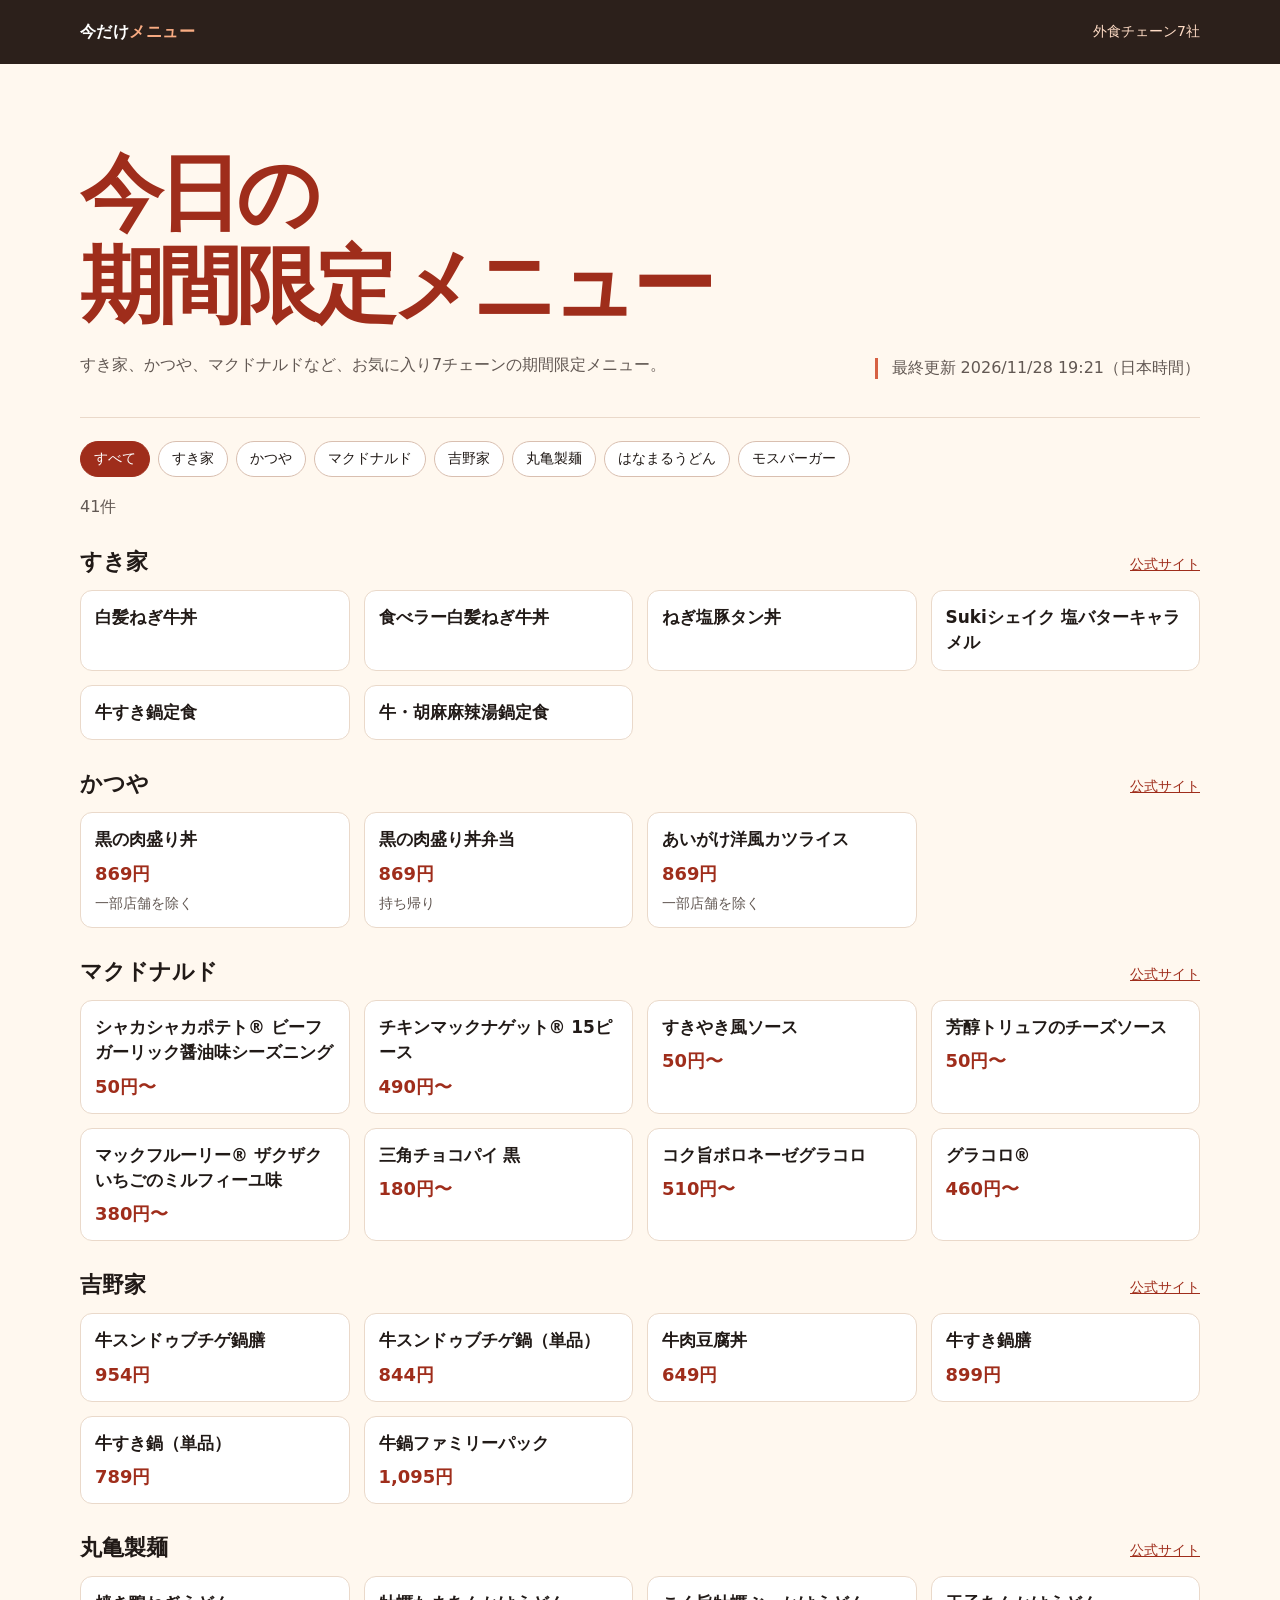
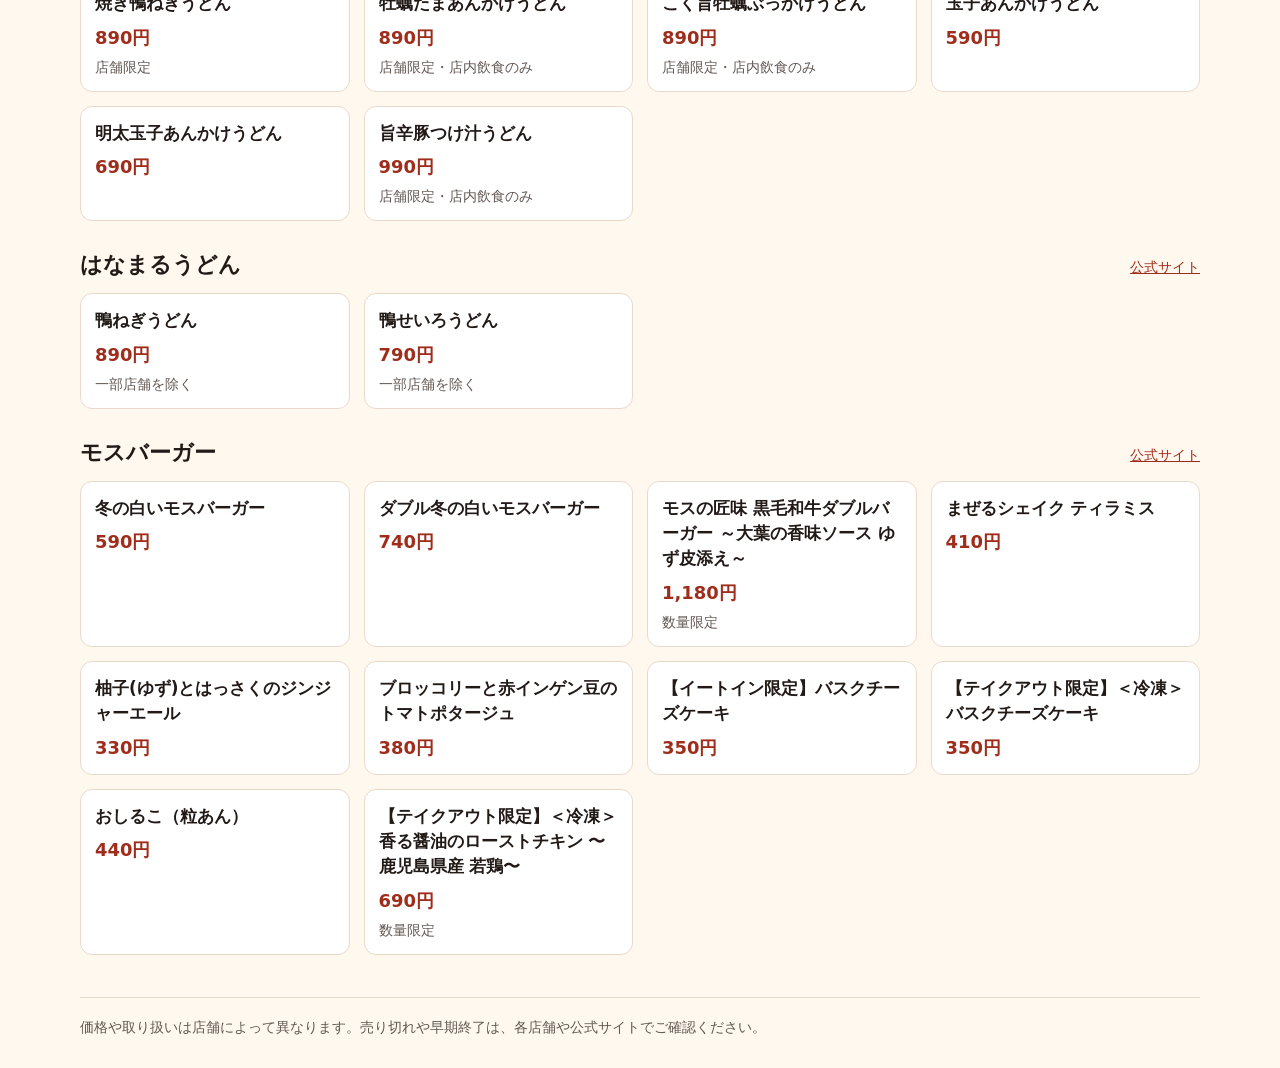
<file: limited-menu/index.html>
<!doctype html>
<html lang="ja">
<head>
  <meta charset="utf-8">
  <meta name="viewport" content="width=device-width, initial-scale=1">
  <meta name="description" content="外食チェーン7社の期間限定メニューを公式情報からチェック。">
  <title>今だけメニュー</title>
  <link rel="stylesheet" href="./style.css">
  <script type="module" src="./app.js"></script>
</head>
<body>
  <header class="masthead"><div class="wrap bar"><a class="brand" href="./">今だけ<span>メニュー</span></a><span class="bar-caption">外食チェーン7社</span></div></header>
  <main class="wrap">
    <section class="hero" aria-labelledby="title">
      <div><h1 id="title">今日の<br>期間限定メニュー</h1>
      <p>すき家、かつや、マクドナルドなど、お気に入り7チェーンの期間限定メニュー。</p></div>
      <div class="freshness"><span id="clock" role="status">メニュー一覧を読み込み中</span></div>
    </section>
    <section class="catalog" aria-label="メニュー一覧">
      <div id="filters" class="filters" role="group" aria-label="チェーンで絞り込む"></div>
      <p id="summary" role="status"></p>
      <div id="results" aria-busy="true"></div>
    </section>
    <footer>価格や取り扱いは店舗によって異なります。売り切れや早期終了は、各店舗や公式サイトでご確認ください。</footer>
    <noscript>メニュー一覧を表示するには JavaScript を有効にしてください。</noscript>
  </main>
</body>
</html>
</file>
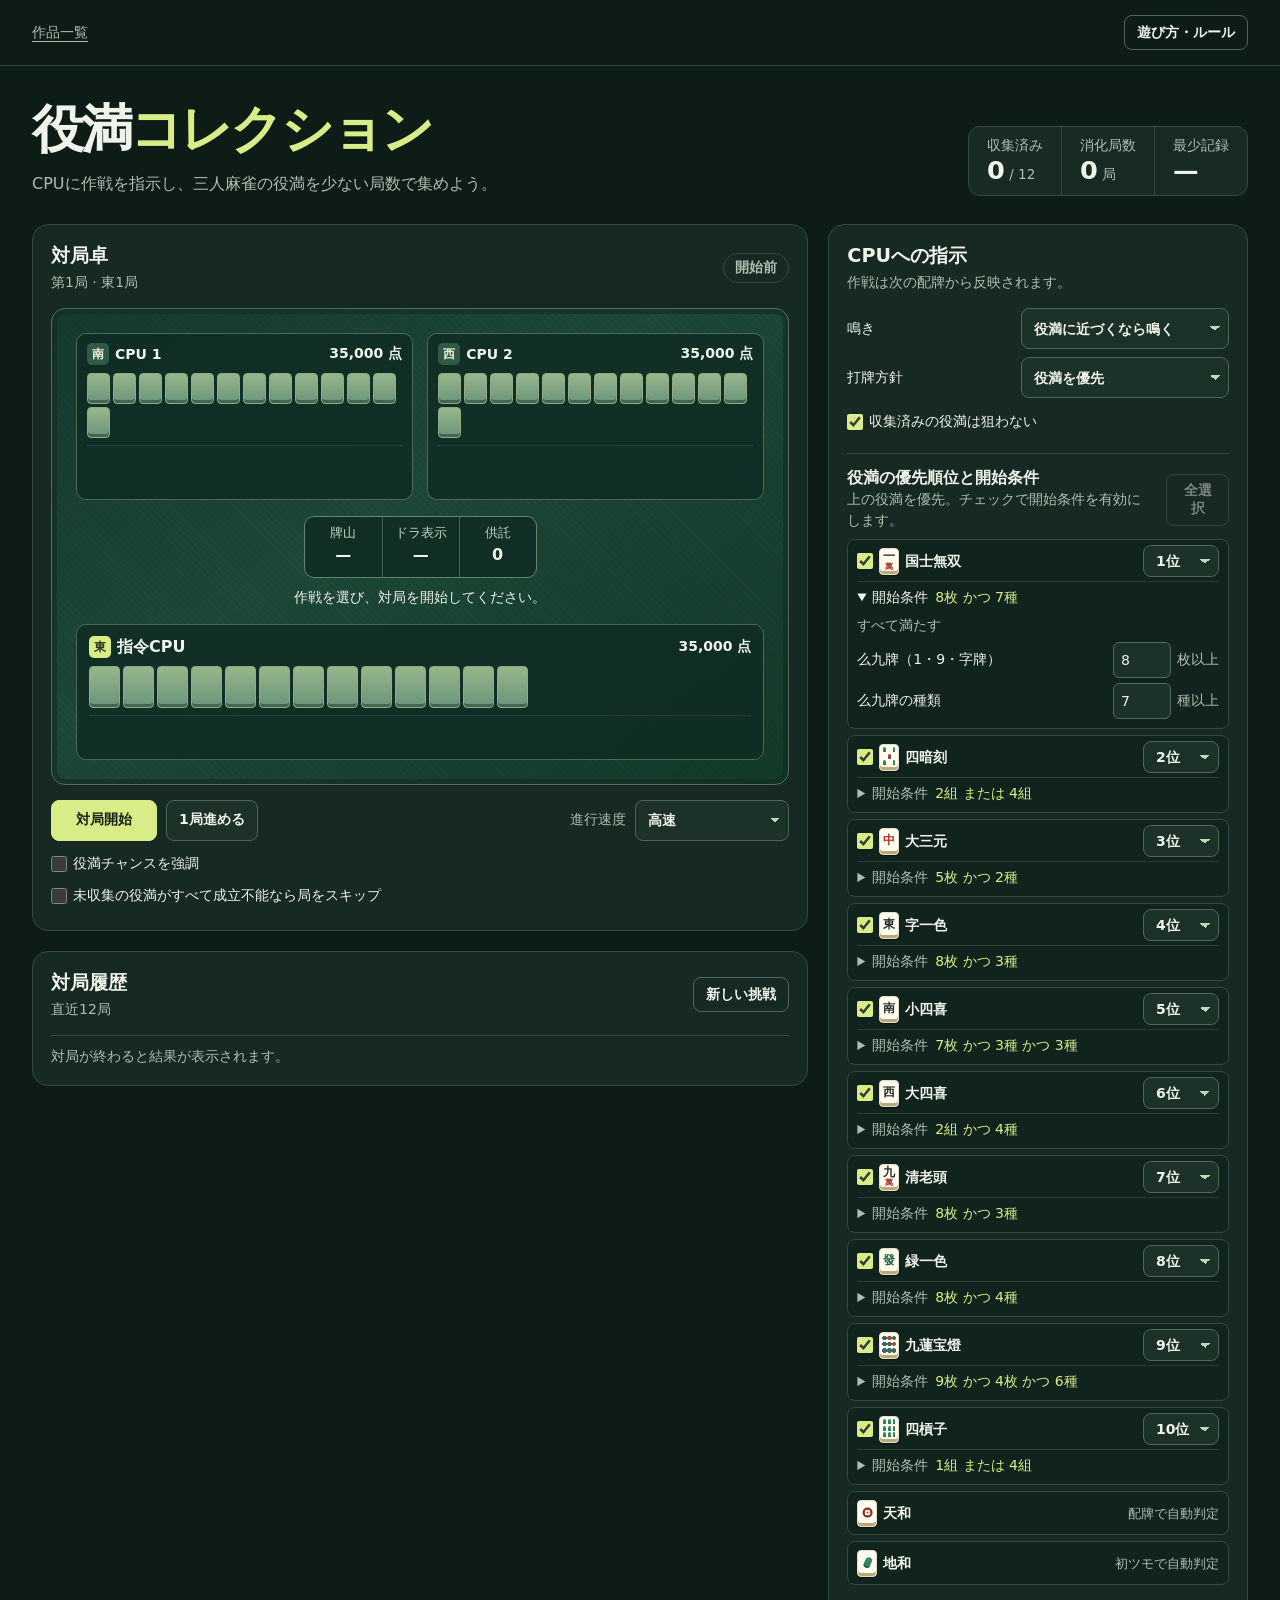
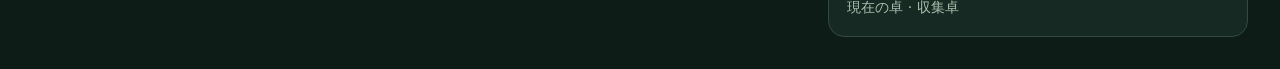
<file: yakuman/index.html>
<!doctype html>
<html lang="ja">
<head>
  <meta charset="utf-8">
  <meta name="viewport" content="width=device-width, initial-scale=1">
  <meta name="description" content="CPUに作戦を指示して、三人麻雀の役満12種類を集める局数タイムアタック。">
  <meta name="theme-color" content="#10231e">
  <title>役満コレクション</title>
  <link rel="stylesheet" href="style.css">
  <script src="rules.js" defer></script>
  <script src="strategy.js" defer></script>
  <script src="match.js" defer></script>
  <script src="game.js" defer></script>
</head>
<body>
  <header class="site-header">
    <div class="shell header-inner">
      <a class="back-link" href="../index.html">作品一覧</a>
      <button class="button quiet" type="button" id="help-button">遊び方・ルール</button>
    </div>
  </header>

  <main class="shell">
    <section class="intro" aria-labelledby="title">
      <div>
        <h1 id="title">役満<span>コレクション</span></h1>
        <p>CPUに作戦を指示し、三人麻雀の役満を少ない局数で集めよう。</p>
      </div>
      <dl class="metrics">
        <div><dt>収集済み</dt><dd><span id="total-collected">0</span><small> / <span id="goal-count">12</span></small></dd></div>
        <div><dt>消化局数</dt><dd><span id="total-rounds">0</span><small> 局</small></dd></div>
        <div><dt>最少記録</dt><dd><span id="best">—</span><small id="best-unit" hidden> 局</small></dd></div>
      </dl>
    </section>

    <div class="workspace">
      <section class="play-column" aria-label="対局">
        <div class="panel play-panel">
          <div class="panel-head">
            <div>
              <h2>対局卓</h2>
              <p class="subtle" id="round-label">第1局 · 東1局</p>
            </div>
            <span class="play-status" id="play-status" data-state="ready">開始前</span>
          </div>

          <section id="chance-panel" class="chance-panel" aria-labelledby="chance-title" hidden>
            <div class="chance-head">
              <h3 id="chance-title">役満チャンス</h3>
              <button id="chance-action" class="button primary" type="button">次へ</button>
            </div>
            <p id="chance-note" role="status"></p>
            <ul id="chance-waits" class="chance-waits" aria-label="役満ごとの待ち牌"></ul>
          </section>

          <div class="table" id="table" aria-label="三人麻雀の卓">
            <div class="opponents">
              <section class="seat" id="seat-1" aria-label="CPU 1"></section>
              <section class="seat" id="seat-2" aria-label="CPU 2"></section>
            </div>
            <div class="table-center">
              <dl class="table-info">
                <div><dt>牌山</dt><dd id="wall-count">—</dd></div>
                <div><dt>ドラ表示</dt><dd class="tiles" id="dora-tiles">—</dd></div>
                <div><dt>供託</dt><dd id="riichi-pot">0</dd></div>
              </dl>
              <p class="table-message" id="table-message">作戦を選び、対局を開始してください。</p>
            </div>
            <section class="seat focus-seat" id="seat-0" aria-label="指令CPU"></section>
          </div>

          <div id="completion" class="completion" role="status" hidden></div>
          <div class="controls">
            <button class="button primary" id="play-button" type="button">対局開始</button>
            <button class="button secondary" id="one-round" type="button">1局進める</button>
            <label class="speed-label" for="speed">進行速度</label>
            <select id="speed">
              <option value="watch">観戦</option>
              <option value="fast" selected>高速</option>
              <option value="batch">最速（局まとめ）</option>
            </select>
          </div>
          <div class="play-options">
            <label class="check-row"><input id="highlight-chance" type="checkbox"> 役満チャンスを強調</label>
            <label class="check-row"><input id="skip-impossible" type="checkbox"> 未収集の役満がすべて成立不能なら局をスキップ</label>
          </div>
        </div>

        <section class="panel history" aria-labelledby="history-title">
          <div class="panel-head">
            <div><h2 id="history-title">対局履歴</h2><p class="subtle">直近12局</p></div>
            <button class="button quiet" type="button" id="reset-button">新しい挑戦</button>
          </div>
          <ol id="history-list" class="history-list"></ol>
          <p id="empty-history" class="subtle empty-history">対局が終わると結果が表示されます。</p>
        </section>
      </section>

      <aside class="panel strategy" aria-labelledby="strategy-title">
        <div class="panel-head">
          <div><h2 id="strategy-title">CPUへの指示</h2><p class="subtle">作戦は次の配牌から反映されます。</p></div>
        </div>
        <div class="settings">
          <div class="setting-row"><label for="calls">鳴き</label><select id="calls"><option value="allow">役満に近づくなら鳴く</option><option value="closed">門前を維持</option></select></div>
          <div class="setting-row"><label for="defense">打牌方針</label><select id="defense"><option value="attack">役満を優先</option><option value="safe">対リーチの安全も考慮</option></select></div>
          <label class="check-row"><input id="skip" type="checkbox" checked> 収集済みの役満は狙わない</label>
        </div>
        <div class="collection-head">
          <div><h3>役満の優先順位と開始条件</h3><p class="subtle">上の役満を優先。チェックで開始条件を有効にします。</p></div>
          <button class="button quiet" id="select-all" type="button">全選択</button>
        </div>
        <p class="strategy-note" id="strategy-note" hidden></p>
        <ol id="targets" class="targets"></ol>
        <p class="subtle table-mode" id="table-mode"></p>
      </aside>
    </div>
  </main>

  <dialog id="help-dialog" aria-labelledby="help-title">
    <div class="dialog-head"><h2 id="help-title">遊び方・ルール</h2><form method="dialog"><button class="button quiet" type="submit">閉じる</button></form></div>
    <ol class="instructions">
      <li>狙いたい役満にチェックを入れ、開始条件の数字を設定します。0にした項目は常に条件を満たします。天和・地和は配牌や初ツモで自動判定します。</li>
      <li>指令CPUは配牌とツモのたびに手牌を確認し、条件を満たした役満をその局の候補に加えます。候補が複数あれば、成立可能な役の中から優先順位が最も高い役を選びます。</li>
      <li>「対局開始」でCPU3人が自動で打ちます。残る2人は、手を進めながら通常役やドラで得点を狙います。</li>
      <li>条件を満たした候補がなければ、成立可能な未収集の役満のうち、優先順位が最も高い役を狙います。このときはチェックを外した役も対象です。天和・地和は引き続き自動判定です。</li>
      <li>収集が12種類に達すると終了し、消化局数を記録します。局の結果と作戦はこのブラウザーに保存され、ページを開き直すと次の配牌から再開できます。</li>
    </ol>
    <h3>進行速度とスキップ</h3>
    <p>「最速（局まとめ）」では打牌間の待ち時間なしで進行します。スキップを有効にすると、公開された牌や残り巡目から未収集の役満がすべて成立不能と判断した時点で局を終えます。スキップした局も1局として数え、点棒と供託を引き継いで親を交代します。</p>
    <h3>役満チャンスの強調</h3>
    <p>オンにすると、指令CPUがあと1枚で未収集の役満を和了できるときに、役満名と待ち牌を表示して止まります。「次へ」でCPUの手番を1手進め、和了または成立不能の表示で「OK」を押すと元の進行に戻ります。</p>
    <p>天和・地和は予定の初ツモが当たりなら必ず表示し、外れは間引きます。通常卓では表示時の期待度を約25%に調整します。収集卓ではもともとの当たり率が高いため、外れの約4分の1を省きます。地和の先読みには他家の鳴きを含めません。</p>
    <p>四槓子のチャンスは、指令CPU自身が4回カンし、和了牌を待つ形になったときに表示します。</p>
    <h3>卓の種類</h3>
    <p>収集卓では、選択中の役満とは無関係に、役満に近い配牌や序盤のツモが時々来ます。通常卓では毎局、全牌をシャッフルします。最少記録は卓ごとに保存します。</p>
    <h3>このゲームの三人麻雀</h3>
    <p>二萬〜八萬を除く108枚で、ポン・カン・リーチ・ロン・ツモを使用。北は風牌として扱い、赤ドラや北抜きは省略します。ツモ損あり。複合役満は加算し、特殊な待ちや数え役満は図鑑の別項目に含めません。</p>
    <p>親は和了か流局時のテンパイで連荘します。同時ロンは放銃者の下家から手番順に優先します。途中流局・責任払い・トビ終了は省略します。</p>
    <details class="help-goals"><summary>収集する役満の条件</summary><dl id="help-goals"></dl></details>
  </dialog>

  <dialog id="reset-dialog" aria-labelledby="reset-title">
    <form method="dialog">
      <h2 id="reset-title">新しい挑戦</h2>
      <p>局数・収集状況・対局履歴を初期化します。作戦と最少記録は引き継ぎます。</p>
      <div class="setting-row"><label for="new-mode">卓の種類</label><select id="new-mode"><option value="collection">収集卓</option><option value="standard">通常卓</option></select></div>
      <div class="dialog-actions"><button class="button secondary" value="cancel" autofocus>キャンセル</button><button class="button primary" value="reset">挑戦を始める</button></div>
    </form>
  </dialog>
</body>
</html>
</file>
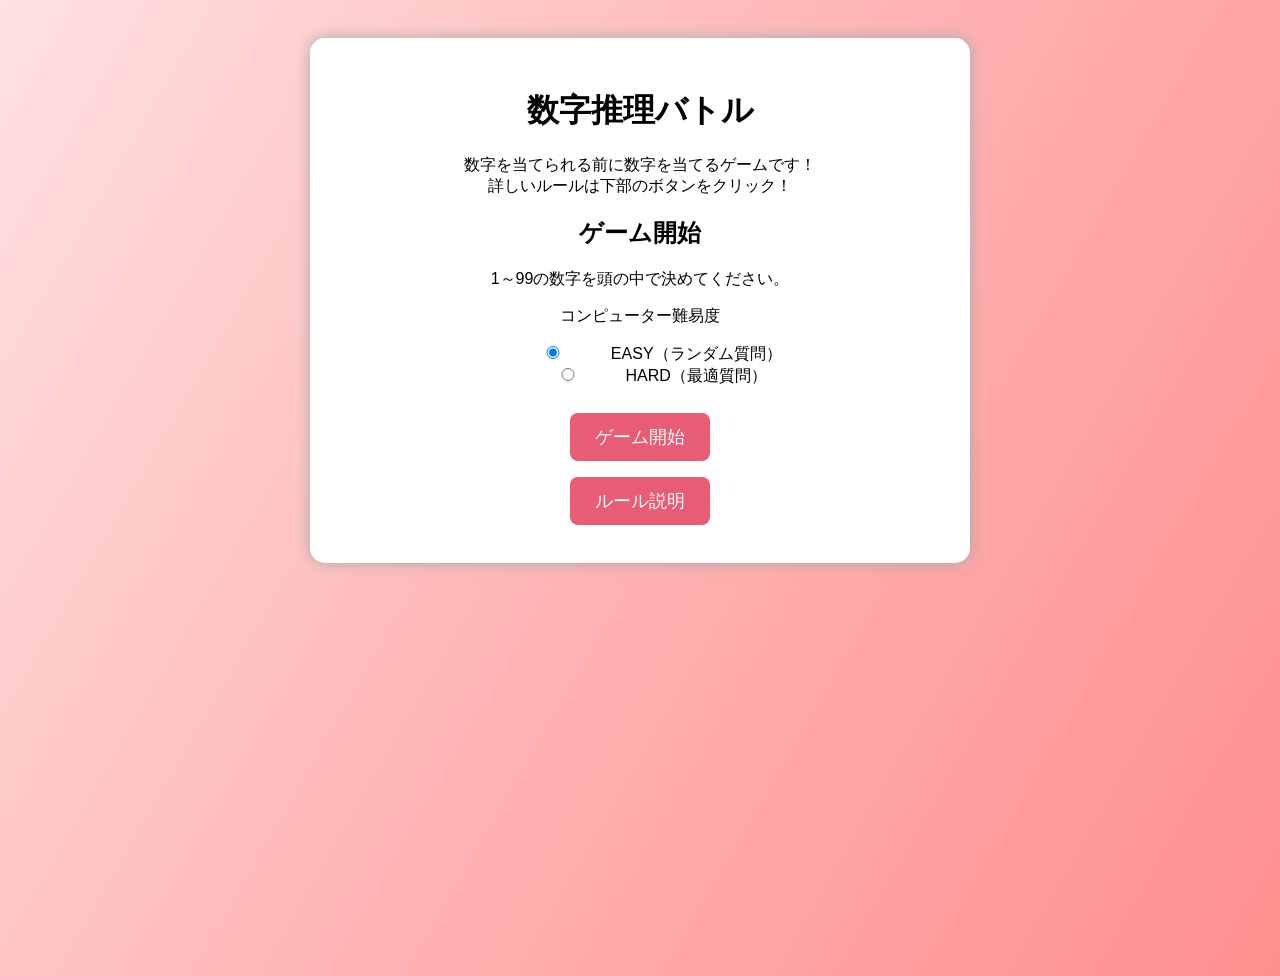
<file: buttle2.html>
<!DOCTYPE html>
<html lang="ja">
<head>
<meta charset="UTF-8">
<title>数字推理バトル</title>

<style>
/* ===============================
   基本デザイン
================================ */

body {
    font-family: sans-serif;
    background: linear-gradient(
        120deg,
        #ffe1e1,
        #ffb3b3,
        #ff8f8f
    );
    text-align: center;
    padding: 30px;
    min-height: 100vh;
}

#game {
    background: white;
    max-width: 600px;
    margin: auto;
    padding: 30px;
    border-radius: 15px;
    box-shadow: 0 0 15px #aaa;
}

button {
    font-size: 18px;
    padding: 12px 25px;
    margin: 8px;
    cursor: pointer;
    border-radius: 8px;
    border: none;
    background: #e85d75;
    color: white;
}

button:hover {
    background: #c94b8a;
}

input {
    font-size: 20px;
    width: 100px;
    text-align: center;
}

.questionButton {
    display: block;
    width: 80%;
    margin: 10px auto;
}

.history {
    text-align: left;
    background: #eee;
    padding: 10px;
    margin-top:20px;
}

.hidden {
    display:none;
}

.answerButton {
    width:120px;
}

/* CPU推理ゲージ */

.thinking-area {

    margin:20px;
    padding:15px;
    background:#eeeeee;
    border-radius:10px;

}


.gauge {

    width:90%;
    height:25px;
    background:#ccc;
    border-radius:20px;
    margin:auto;
    overflow:hidden;

}


.gauge-inner {

    height:100%;
    background:linear-gradient(
        90deg,
        #4caf50,
        #2196f3
    );

}

.history-container {

    display:flex;
    gap:20px;
    margin-top:20px;

}


.history-box {

    flex:1;
    background:#eee;
    padding:15px;
    border-radius:10px;
    text-align:left;

}


.history-title {

    text-align:center;
    font-weight:bold;
    margin-bottom:10px;

}

</style>

</head>


<body>

<div id="game">

<h1>数字推理バトル</h1>

<div id="screen"></div>

</div>



<script>


// =================================================
// 質問データ
//
// ★質問を追加するときはここに追加してください
//
// check:
// 数字を受け取り、Yesならtrue、Noならfalseを返す
// =================================================

const questions = [

    {
        text:"50以上ですか？",
        check:number => number >= 50
    },

    {
        text:"偶数ですか？",
        check:number => number % 2 === 0
    },

    {
        text:"素数ですか？",
        check:number => isPrime(number)
    },

    {
        text:"3の倍数ですか？",
        check:number => number % 3 === 0
    },

    {
        text:"5の倍数ですか？",
        check:number => number % 5 === 0
    },

    {
        text:"10以上ですか？",
        check:number => number >= 10
    },
    
    {
        text:"25以上ですか？",
        check:number => number >= 25
    },

    {
        text:"75以上ですか？",
        check:number => number >= 75
    },

    {
        text:"90以上ですか？",
        check:number => number >= 90
    },

    {
        text:"7の倍数ですか？",
        check:number => number % 7 === 0
    },

    {
        text:"30以上ですか？",
        check:number => number >= 30
    },

    {
        text:"70以上ですか？",
        check:number => number >= 70
    },

    {
        text:"1の位は5以上ですか？",
        check:number => (number % 10) >= 5
    },

    {
        text:"33以下ですか？",
        check:number => number <= 33
    },

    {
        text:"66以下ですか？",
        check:number => number <= 66
    },

    {
        text:"4の倍数ですか？",
        check:number => number % 4 === 0
    },

    {
        text:"8の倍数ですか？",
        check:number => number % 8 === 0
    },

    {
        text:"9の倍数ですか？",
        check:number => number % 9 === 0
    },

    {
        text:"6の倍数ですか？",
        check:number => number % 6 === 0
    },

    {
        text:"33以下ですか？",
        check:number => number <= 33
    },

    {
        text:"66以下ですか？",
        check:number => number <= 66
    },

    {
        text:"平方数ですか？",
        check:number => 
        Math.sqrt(number)%1===0
    },

    {
        text:"1の位は3以上ですか？",
        check:number => (number % 10) >= 3
    },

    {
        text:"1の位は7以上ですか？",
        check:number => (number % 10) >= 7
    },

    {
        text:"11の倍数ですか？",
        check:number => number % 11 === 0
    },

    {
        text:"13の倍数ですか？",
        check:number => number % 13 === 0
    },

    {
        text:"17の倍数ですか？",
        check:number => number % 17 === 0
    },

    {
        text:"19の倍数ですか？",
        check:number => number % 19 === 0
    },
];




// =================================================
// ゲーム変数
// =================================================


let playerNumber = null; 
// プレイヤーの数字
// 通常プレイ中はnullのまま


let cpuNumber = 0;


let difficulty = "easy";


let turn = "player";


// CPUが考えているプレイヤー候補

let cpuCandidates = [];


// 現在表示中の質問候補3つ

let availableQuestions = [];


// 質問履歴

let history = [];
let playerHistory = [];
let cpuHistory = [];




// =================================================
// 初期画面
// =================================================


function startScreen(){

    document.getElementById("screen").innerHTML = `

    <p>
    数字を当てられる前に数字を当てるゲームです！<br>
    詳しいルールは下部のボタンをクリック！
    </p>

    <h2>ゲーム開始</h2>


    <p>
    1～99の数字を頭の中で決めてください。
    </p>


    <p>
    コンピューター難易度
    </p>


    <label>
    <input type="radio" name="difficulty" value="easy" checked>
    EASY（ランダム質問）
    </label>

    <br>


    <label>
    <input type="radio" name="difficulty" value="hard">
    HARD（最適質問）
    </label>


    <br><br>


    <button onclick="startGame()">
    ゲーム開始
    </button>

    <br>

    <button onclick="showRule()">
    ルール説明
    </button>

    `;

}


startScreen();


// =================================================
// ルール説明
// =================================================

function showRule(){


document.getElementById("screen").innerHTML = `


<h2>
ルール説明
</h2>


<p>
このゲームは1～99の数字を推理する対戦ゲームです。
</p>


<h3>
ゲームの流れ
</h3>


<p>
あなたとコンピューターはそれぞれ1つ数字を決めます。
</p>


<p>
相手の数字を先に当てた方の勝利です。
</p>


<hr>


<h3>
ターンについて
</h3>


<p>
自分のターンでは、
</p>


<p>
・質問を選ぶ<br>
・数字を当てる（チャレンジする）<br>
・質問をパスして選択肢を入れ替える
</p>


<p>
のどれか1つを行います。
</p>


<hr>


<h3>
質問について
</h3>


<p>
質問にはYes / Noで答えます。
</p>


<p>
選択した質問は消え、
残りの質問＋新しい質問で次の選択肢になります。
</p>


<hr>


<h3>
勝敗について
</h3>


<p>
相手の数字を当てれば勝利です。
</p>


<p>
コンピューターがあなたの数字を特定すると敗北になります。
</p>


<p>
<strong>ヒント：</strong><br>
コンピューターは質問によって候補を絞り込み、<br>
あなたの数字の候補が1つになるまでチャレンジしません。
</p>


<hr>


<h3>
矛盾が発生した場合
</h3>


<p>
コンピューターの質問への回答によって、<br>
1～99のどの数字であっても成立しなくなり、
矛盾が生じることがあります。
</p>


<p>
その場合、あなたは決めた数字を入力します。
</p>


<p>
入力された数字をもとに、
過去のコンピューターの質問と回答を確認します。
</p>


<p>
矛盾していた場合その質問が表示され、
あなたの敗北となります。
</p>

<hr>


<button onclick="startScreen()">
戻る
</button>


`;


}


// =================================================
// ゲーム開始
// =================================================


function startGame(){


    difficulty =
    document.querySelector(
        'input[name="difficulty"]:checked'
    ).value;



    cpuNumber =
    Math.floor(Math.random()*99)+1;



    cpuCandidates =
    Array.from(
        {length:99},
        (_,i)=>i+1
    );



    availableQuestions =
    createQuestionSet();



    history=[];

    playerHistory=[];
    cpuHistory=[];

    cpuQuestionHistory=[];

    showPlayerTurn();


}






// =================================================
// 質問3択作成
// =================================================


function createQuestionSet(){

    let copy=[...questions];


    let result=[];


    while(result.length<5 && copy.length>0){

        let index=
        Math.floor(Math.random()*copy.length);


        result.push(copy[index]);


        copy.splice(index,1);

    }


    return result;

}






// =================================================
// プレイヤーターン画面
// =================================================


function showPlayerTurn(){


turn="player";


let html=`


<h2>あなたのターン</h2>


<h3>質問を選択</h3>


`;


availableQuestions.forEach((q,index)=>{


html+=`

<button class="questionButton"
onclick="playerAsk(${index})">

${q.text}

</button>

`;

});



html+=`

<h3>質問を入れ替えたい場合</h3>

<button onclick="playerPass()">
質問をパスする(質問総入れ替え)
</button>

<h3>または数字を回答</h3>


<input id="challengeInput"
type="number"
min="1"
max="99">


<br>


<button onclick="playerChallenge()">
チャレンジ
</button>




`;



document.getElementById("screen").innerHTML=html;


}






// =================================================
// プレイヤー質問
// =================================================


function playerAsk(index){


let q=
availableQuestions[index];


// 次回用質問更新

replaceQuestion(index);



let answer=
q.check(cpuNumber);



let result =
q.text+
"<br>答え："+
(answer?"Yes":"No");


history.push(
"あなた: "+result
);


playerHistory.push(result);



showCpuAnswer(
q.text,
answer
);


}


function playerPass(){


    availableQuestions =
    createQuestionSet();


    history.push(
    "あなた: 質問をパス"
    );


    showNewQuestions();

}


// =================================================
// パス後の新しい質問表示
// =================================================

function showNewQuestions(){


let html = `


<h2>
質問を入れ替えました
</h2>


<p>
次の質問候補です
</p>



`;


availableQuestions.forEach(q=>{


html += `

<div>

<button class="questionButton"
disabled>

${q.text}

</button>

</div>

`;

});


html += `


<button onclick="cpuTurn()">
次へ
</button>


`;


document.getElementById("screen").innerHTML = html;


}



function showCpuAnswer(text,answer){


document.getElementById("screen").innerHTML=`

<h2>コンピューターの回答</h2>


<p>
${text}
</p>


<h2>
${answer?"Yes":"No"}
</h2>


<button onclick="cpuTurn()">
次へ
</button>


`;

}


//////////////////////////////////
// =================================================
// 質問交換処理
//
// 選ばれた質問だけを新しい質問へ交換する
// =================================================

function replaceQuestion(index){

    let newQuestion;

    do {

        newQuestion =
        questions[
            Math.floor(Math.random()*questions.length)
        ];

    } while(
        availableQuestions.includes(newQuestion)
    );


    availableQuestions[index]=newQuestion;

}






// =================================================
// CPUターン
// =================================================


function cpuTurn(){


    // CPU候補が1個なら即チャレンジ

    if(cpuCandidates.length===1){

        cpuChallenge();

        return;

    }



    showCpuQuestion();


}






// =================================================
// CPU質問決定
//
// EASY:
// ランダム
//
// HARD:
// 最も候補を減らせる質問
// =================================================


function chooseCpuQuestion(){


    if(difficulty==="easy"){


        return Math.floor(
            Math.random()*availableQuestions.length
        );


    }



    // -------------------------------
    // HARD処理
    // -------------------------------


    let bestIndex=0;

    let bestScore=999;

    let canProgress=false;


    availableQuestions.forEach((q,index)=>{


        let yes=0;
        let no=0;


        cpuCandidates.forEach(num=>{


            if(q.check(num)){
                yes++;
            }
            else{
                no++;
            }


        });



        // 最大側の候補数が少ないほど良い

        let score=Math.max(yes,no);

        if(score < cpuCandidates.length){

            canProgress=true;

        }



        if(score < bestScore){

            bestScore=score;
            bestIndex=index;

        }


    });



    if(!canProgress){

        return -1;

    }


    return bestIndex;


}






// =================================================
// CPU質問表示
// =================================================


function showCpuQuestion(){


let index =
chooseCpuQuestion();


if(index === -1){

    cpuPass();

    return;

}


let q=
availableQuestions[index];



// 質問交換

replaceQuestion(index);



window.currentCpuQuestion=q;


let rate =
getCpuThinkingRate();

document.getElementById("screen").innerHTML=`





<h2>コンピューターからの質問</h2>

<div class="thinking-area">

<h3>
コンピューター推理状況
</h3>


<div class="gauge">

<div class="gauge-inner"
style="width:${rate}%">

</div>

</div>


<p>
推理度 ${rate}%
</p>


</div>

<h3>
${q.text}
</h3>


<button class="answerButton"
onclick="playerAnswer(true)">
Yes
</button>


<button class="answerButton"
onclick="playerAnswer(false)">
No
</button>


`;

}


function cpuPass(){


    availableQuestions =
    createQuestionSet();


    history.push(
    "コンピューター: 質問をパス"
    );


    showCpuPassResult();

}



// =================================================
// コンピューターパス後の新しい質問表示
// =================================================

function showCpuPassResult(){


let html = `


<h2>
コンピューターが質問を入れ替えました
</h2>


<p>
新しい質問候補です
</p>



`;


availableQuestions.forEach(q=>{


html += `

<div>

<button class="questionButton"
disabled>

${q.text}

</button>

</div>

`;

});



html += `


<button onclick="showPlayerTurn()">
次へ
</button>


`;



document.getElementById("screen").innerHTML = html;


}


// =================================================
// プレイヤー回答
// =================================================


function playerAnswer(answer){



let q=
window.currentCpuQuestion;



// CPUの候補を削除

cpuCandidates =
cpuCandidates.filter(num=>{


    return q.check(num)===answer;


});



let result =
q.text+
"<br>答え："+
(answer?"Yes":"No");


history.push(
"コンピューター: "+result
);


cpuHistory.push(result);

saveCpuQuestion(q,answer);


// 候補0個なら矛盾

if(cpuCandidates.length===0){

    contradictionScreen();

    return;

}




showPlayerTurn();


}






// =================================================
// CPUチャレンジ
// =================================================


function cpuChallenge(){


let guess=
cpuCandidates[0];



endGame(false,guess);


}






// =================================================
// プレイヤーチャレンジ
// =================================================


function playerChallenge(){


let input=
document.getElementById(
"challengeInput"
);


let guess=
Number(input.value);



if(
guess<1 ||
guess>99 ||
!Number.isInteger(guess)
){

    alert("1～99の数字を入力してください");

    return;

}



if(guess===cpuNumber){


    endGame(true,guess);


}
else{


history.push(
"あなた: "+guess+" と予想 → 不正解"
);



showCpuTurnAfterMiss();


}



}






// =================================================
// プレイヤーチャレンジ失敗後
// =================================================


function showCpuTurnAfterMiss(){


document.getElementById("screen").innerHTML=`

<h2>不正解</h2>


<p>
コンピューターの数字ではありません。
</p>


<button onclick="cpuTurn()">
次へ
</button>

`;

}





// =================================================
// 矛盾発生画面
// =================================================


function contradictionScreen(){


document.getElementById("screen").innerHTML=`

<h2>矛盾が発生しました</h2>


<p>
あなたの数字を入力してください
</p>


<input id="realNumber"
type="number"
min="1"
max="99">


<br>


<button onclick="checkContradiction()">
確認
</button>


`;

}





// =================================================
// 矛盾確認
// =================================================


function checkContradiction(){


let num=
Number(
document.getElementById("realNumber").value
);



if(
num<1 ||
num>99 ||
!Number.isInteger(num)
){

alert("1～99を入力してください");

return;

}



playerNumber=num;



let errors=[];



history.forEach(record=>{


});



// CPUが保存している質問履歴から確認

cpuQuestionHistory.forEach(item=>{


if(
item.question.check(num)
!==item.answer
){

errors.push(
item.question.text+
" → 回答:"+
(item.answer?"Yes":"No")
);

}


});



showContradictionResult(errors);


}






// =================================================
// CPU質問履歴保存用
// =================================================


let cpuQuestionHistory=[];






// =================================================
// CPU回答結果保存処理を追加
// =================================================


// 既存 playerAnswer の最後に追加したい処理ですが、
// 分かりやすさのため関数で管理します


function saveCpuQuestion(q,answer){

cpuQuestionHistory.push({

question:q,

answer:answer

});

}

/////////////////


// =================================================
// 矛盾結果表示
// =================================================

function showContradictionResult(errors){


let html=`

<h2>あなたの敗北です</h2>


<p>
入力された数字では、過去の回答と矛盾します。
</p>


<h3>矛盾していた質問</h3>

`;



if(errors.length===0){

    html+=`
    <p>
    矛盾した質問を特定できませんでした。
    </p>
    `;

}
else{


errors.forEach(e=>{

    html+=`
    <p>
    ${e}
    </p>
    `;

});


}



html+=`

<hr>

<p>
あなたの数字：${playerNumber}
</p>

<p>
コンピューターの数字：${cpuNumber}
</p>


<button onclick="startScreen()">
もう一度遊ぶ
</button>

`;



document.getElementById("screen").innerHTML=html;


}







// =================================================
// ゲーム終了処理
//
// playerWin:
// true  → プレイヤー勝利
// false → CPU勝利
//
// guess:
// 当てた数字
// =================================================


function endGame(playerWin,guess){



let html="";



if(playerWin){


html+=`

<h1>あなたの勝利！</h1>


<p>
あなたはコンピューターの数字を当てました。
</p>


<p>
コンピューターの数字：
${cpuNumber}
</p>





`;



}
else{


// CPU勝利の場合

// CPUが推理成功した場合
// またはチャレンジ成功


html+=`

<h1>あなたの敗北です</h1>


<p>
コンピューターがあなたの数字を当てました。
</p>


<p>
あなたの数字：
${cpuCandidates[0]}
</p>


<p>
コンピューターの数字：
${cpuNumber}
</p>


`;



}



html+=`

<h2>質問履歴</h2>


<div class="history-container">


<div class="history-box">

<div class="history-title">
あなたの質問
</div>


${playerHistory.join("<hr>")}


</div>



<div class="history-box">

<div class="history-title">
コンピューターの質問
</div>


${cpuHistory.join("<hr>")}


</div>


</div>


<br>


<button onclick="startScreen()">
もう一度遊ぶ
</button>


`;



document.getElementById("screen").innerHTML=html;


}





// =================================================
// 素数判定
// =================================================


function isPrime(num){


if(num<2){
    return false;
}


for(let i=2;i<=Math.sqrt(num);i++){

    if(num%i===0){
        return false;
    }

}


return true;


}



function getCpuThinkingRate(){


    let remaining =
    cpuCandidates.length;


    let rate =
    100 -
    (
        Math.log(remaining)
        /
        Math.log(99)
        *
        100
    );


    return Math.floor(rate);

}

</script>
</body>
</html>
</file>
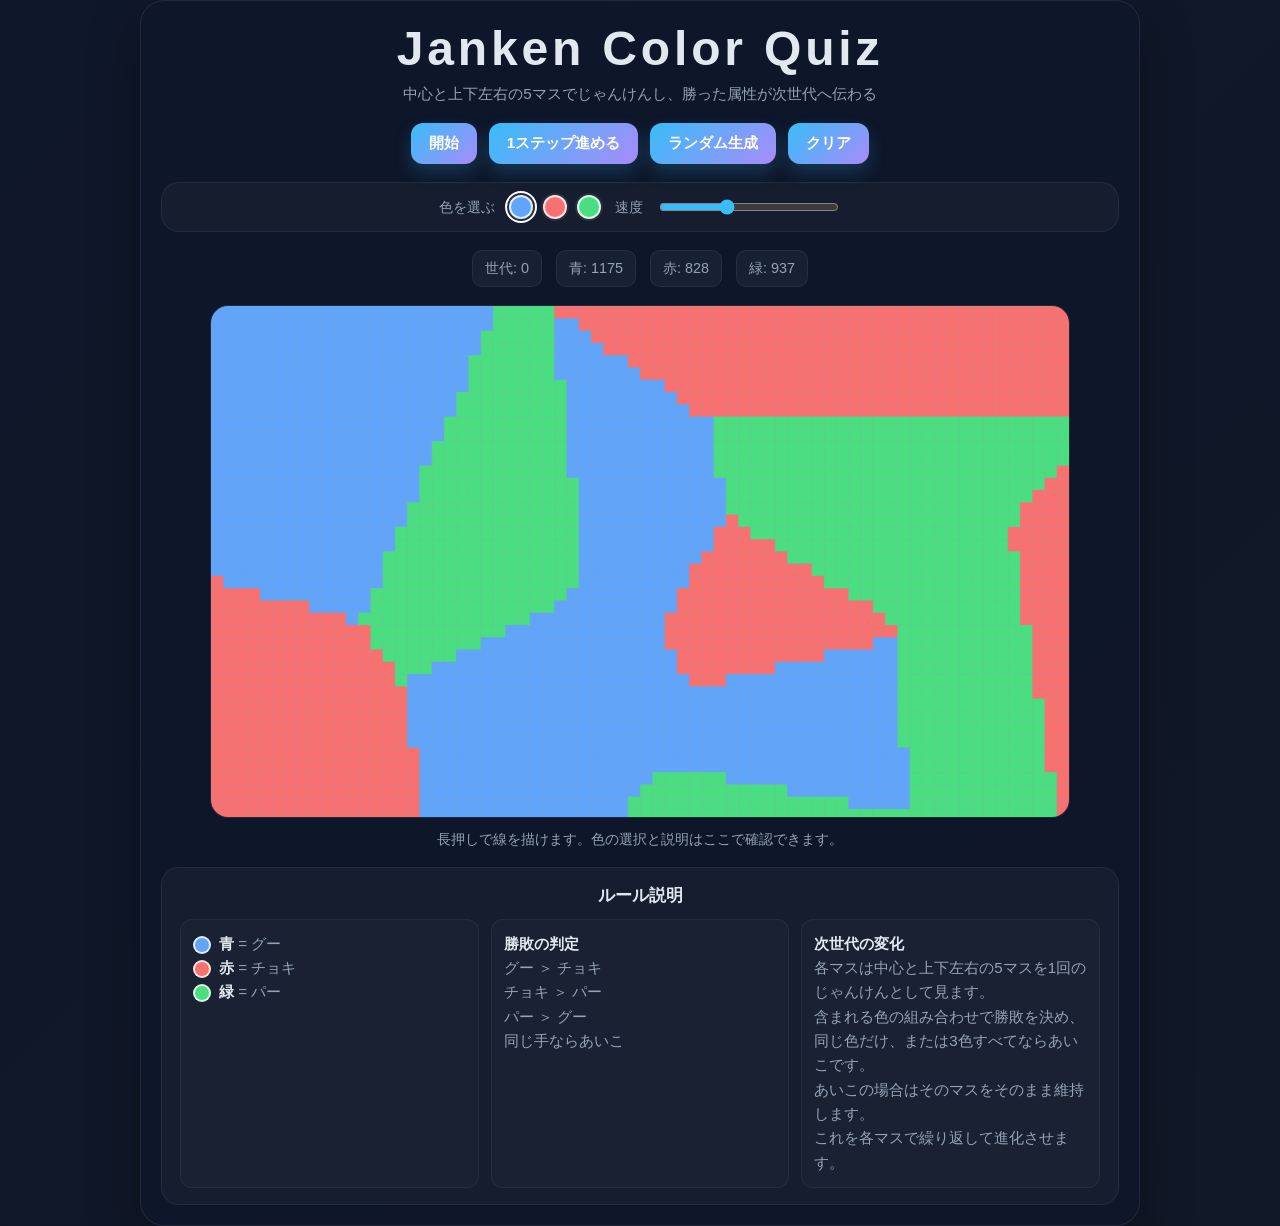
<file: jankencolorquiz-prototype-5neighborhood.html>
<!DOCTYPE html>
<html lang="ja">
<head>
  <meta charset="UTF-8" />
  <meta name="viewport" content="width=device-width, initial-scale=1.0" />
  <title>Janken Color Quiz</title>
  <style>
    :root {
      --bg1: #0f172a;
      --bg2: #111827;
      --panel: rgba(15, 23, 42, 0.82);
      --panel2: rgba(148, 163, 184, 0.08);
      --text: #e2e8f0;
      --muted: #94a3b8;
      --button: #38bdf8;
      --button2: #a78bfa;
      --rock: #60a5fa;
      --scissors: #f87171;
      --paper: #4ade80;
      --grid: rgba(148, 163, 184, 0.18);
    }

    * { box-sizing: border-box; }

    body {
      margin: 0;
      min-height: 100vh;
      display: grid;
      place-items: center;
      font-family: "Segoe UI", "Hiragino Kaku Gothic ProN", sans-serif;
      background: linear-gradient(135deg, var(--bg1), var(--bg2));
      color: var(--text);
    }

    .app {
      width: min(94vw, 1000px);
      background: var(--panel);
      border: 1px solid rgba(255,255,255,0.08);
      border-radius: 24px;
      box-shadow: 0 20px 50px rgba(0,0,0,0.35);
      padding: 20px;
    }

    h1 {
      margin: 0 0 8px;
      text-align: center;
      font-size: clamp(2rem, 4vw, 3rem);
      letter-spacing: 0.08em;
    }

    .subtitle {
      margin: 0 0 18px;
      text-align: center;
      color: var(--muted);
      font-size: 0.95rem;
    }

    .controls {
      display: flex;
      flex-wrap: wrap;
      justify-content: center;
      gap: 12px;
      margin-bottom: 18px;
    }

    button {
      border: none;
      border-radius: 12px;
      padding: 10px 18px;
      font-size: 0.95rem;
      font-weight: 700;
      cursor: pointer;
      color: white;
      background: linear-gradient(135deg, var(--button), var(--button2));
      box-shadow: 0 8px 18px rgba(56, 189, 248, 0.2);
      transition: transform 0.12s ease, opacity 0.12s ease;
    }

    button:hover { transform: translateY(-1px); }
    button:active { transform: translateY(0); }

    .panel {
      background: rgba(255,255,255,0.03);
      border: 1px solid rgba(255,255,255,0.06);
      border-radius: 18px;
      padding: 12px 14px;
      display: flex;
      justify-content: center;
      align-items: center;
      gap: 14px;
      flex-wrap: wrap;
      margin-bottom: 18px;
    }

    .swatches {
      display: flex;
      gap: 10px;
      align-items: center;
      flex-wrap: wrap;
    }

    .swatch {
      width: 24px;
      height: 24px;
      border-radius: 50%;
      border: 2px solid rgba(255,255,255,0.8);
      cursor: pointer;
      box-shadow: 0 0 0 2px rgba(255,255,255,0.08);
    }

    .swatch.active {
      outline: 2px solid white;
      outline-offset: 2px;
    }

    label {
      color: var(--muted);
      font-size: 0.9rem;
    }

    input[type="range"] {
      width: 180px;
      accent-color: var(--button);
    }

    .stats {
      display: flex;
      justify-content: center;
      gap: 14px;
      flex-wrap: wrap;
      margin-bottom: 18px;
      color: var(--muted);
      font-size: 0.9rem;
    }

    .stat-box {
      background: var(--panel2);
      border: 1px solid rgba(255,255,255,0.06);
      border-radius: 10px;
      padding: 8px 12px;
    }

    canvas {
      display: block;
      width: min(100%, 860px);
      height: auto;
      background: rgba(15, 23, 42, 0.9);
      border: 1px solid rgba(255,255,255,0.08);
      border-radius: 18px;
      margin: 0 auto;
      cursor: crosshair;
      touch-action: none;
    }

    .legend {
      margin-top: 12px;
      text-align: center;
      color: var(--muted);
      font-size: 0.9rem;
    }

    .rulebox {
      margin-top: 18px;
      background: rgba(255,255,255,0.03);
      border: 1px solid rgba(255,255,255,0.06);
      border-radius: 18px;
      padding: 16px 18px;
      color: var(--text);
    }

    .rulebox h2 {
      margin: 0 0 12px;
      font-size: 1.05rem;
      text-align: center;
    }

    .rules {
      display: grid;
      grid-template-columns: repeat(auto-fit, minmax(220px, 1fr));
      gap: 12px;
      color: var(--muted);
      font-size: 0.95rem;
      line-height: 1.6;
    }

    .rule-card {
      background: rgba(255,255,255,0.02);
      border: 1px solid rgba(255,255,255,0.05);
      border-radius: 12px;
      padding: 12px;
    }

    .rule-card strong {
      color: var(--text);
    }

    .color-pill {
      display: inline-block;
      width: 18px;
      height: 18px;
      border-radius: 50%;
      vertical-align: middle;
      margin-right: 8px;
      border: 2px solid rgba(255,255,255,0.8);
    }

    @media (max-width: 640px) {
      .app { padding: 16px; }
      .panel { flex-direction: column; }
    }
  </style>
</head>
<body>
  <div class="app">
    <h1>Janken Color Quiz</h1>
    <p class="subtitle">中心と上下左右の5マスでじゃんけんし、勝った属性が次世代へ伝わる</p>

    <div class="controls">
      <button id="toggleBtn">開始</button>
      <button id="stepBtn">1ステップ進める</button>
      <button id="randomBtn">ランダム生成</button>
      <button id="clearBtn">クリア</button>
    </div>

    <div class="panel">
      <label>色を選ぶ</label>
      <div class="swatches">
        <div class="swatch active" data-color="0" style="background: var(--rock);" title="グー: 青"></div>
        <div class="swatch" data-color="1" style="background: var(--scissors);" title="チョキ: 赤"></div>
        <div class="swatch" data-color="2" style="background: var(--paper);" title="パー: 緑"></div>
      </div>
      <label for="speedRange">速度</label>
      <input id="speedRange" type="range" min="1" max="20" value="8" />
    </div>

    <div class="stats">
      <div class="stat-box">世代: <span id="generation">0</span></div>
      <div class="stat-box">青: <span id="rockCount">0</span></div>
      <div class="stat-box">赤: <span id="scissorsCount">0</span></div>
      <div class="stat-box">緑: <span id="paperCount">0</span></div>
    </div>

    <canvas id="lifeCanvas" width="840" height="500"></canvas>
    <div class="legend">長押しで線を描けます。色の選択と説明はここで確認できます。</div>

    <div class="rulebox">
      <h2>ルール説明</h2>
      <div class="rules">
        <div class="rule-card">
          <div><span class="color-pill" style="background: #60a5fa;"></span><strong>青</strong> = グー</div>
          <div><span class="color-pill" style="background: #f87171;"></span><strong>赤</strong> = チョキ</div>
          <div><span class="color-pill" style="background: #4ade80;"></span><strong>緑</strong> = パー</div>
        </div>

        <div class="rule-card">
          <strong>勝敗の判定</strong><br>
          グー ＞ チョキ<br>
          チョキ ＞ パー<br>
          パー ＞ グー<br>
          同じ手ならあいこ
        </div>

        <div class="rule-card">
          <strong>次世代の変化</strong><br>
          各マスは中心と上下左右の5マスを1回のじゃんけんとして見ます。<br>
          含まれる色の組み合わせで勝敗を決め、同じ色だけ、または3色すべてならあいこです。<br>
          あいこの場合はそのマスをそのまま維持します。<br>
          これを各マスで繰り返して進化させます。
        </div>

      </div>
    </div>
  </div>

  <script>
    const canvas = document.getElementById("lifeCanvas");
    const ctx = canvas.getContext("2d");
    const toggleBtn = document.getElementById("toggleBtn");
    const stepBtn = document.getElementById("stepBtn");
    const randomBtn = document.getElementById("randomBtn");
    const clearBtn = document.getElementById("clearBtn");
    const speedRange = document.getElementById("speedRange");
    const generationEl = document.getElementById("generation");
    const rockCountEl = document.getElementById("rockCount");
    const scissorsCountEl = document.getElementById("scissorsCount");
    const paperCountEl = document.getElementById("paperCount");
    const swatches = [...document.querySelectorAll(".swatch")];

    const ROCK = 0;
    const SCISSORS = 1;
    const PAPER = 2;
    const COLORS = ["#60a5fa", "#f87171", "#4ade80"];
    const LABELS = ["グー", "チョキ", "パー"];

    const cols = 70;
    const rows = 42;
    const cellSize = canvas.width / cols;

    let grid = createEmptyGrid();
    let running = false;
    let generation = 0;
    let tickTimer = null;
    let brushColor = ROCK;
    let drawing = false;
    let lastPaintedCell = null;

    function createEmptyGrid() {
      return Array.from({ length: rows }, () => Array(cols).fill(ROCK));
    }

    function randomizeGrid() {
      const seeds = [];
      const clusterCountPerColor = 4;

      for (const color of [ROCK, SCISSORS, PAPER]) {
        for (let i = 0; i < clusterCountPerColor; i++) {
          seeds.push({
            color,
            x: Math.random() * cols,
            y: Math.random() * rows
          });
        }
      }

      grid = Array.from({ length: rows }, () => Array(cols).fill(ROCK));

      for (let y = 0; y < rows; y++) {
        for (let x = 0; x < cols; x++) {
          let bestColor = ROCK;
          let bestDistanceSq = Number.POSITIVE_INFINITY;

          for (const seed of seeds) {
            const dx = x - seed.x;
            const dy = y - seed.y;
            const distanceSq = dx * dx + dy * dy;

            if (distanceSq < bestDistanceSq) {
              bestDistanceSq = distanceSq;
              bestColor = seed.color;
            }
          }

          grid[y][x] = bestColor;
        }
      }

      generation = 0;
      updateStats();
      draw();
    }

    function clearGrid() {
      grid = createEmptyGrid();
      generation = 0;
      running = false;
      toggleBtn.textContent = "開始";
      clearInterval(tickTimer);
      tickTimer = null;
      updateStats();
      draw();
    }

    function getNeighborhoodCells(x, y) {
      return [
        { x, y },
        { x, y: (y - 1 + rows) % rows },
        { x, y: (y + 1) % rows },
        { x: (x - 1 + cols) % cols, y },
        { x: (x + 1) % cols, y }
      ];
    }

    function determineNextCellType(x, y) {
      const cells = getNeighborhoodCells(x, y);
      const presentTypes = new Set();

      for (const cell of cells) {
        presentTypes.add(grid[cell.y][cell.x]);
      }

      const types = [...presentTypes];

      if (types.length === 3 || types.length === 1) {
        return grid[y][x];
      }

      if (types.includes(ROCK) && types.includes(SCISSORS)) {
        return ROCK;
      }

      if (types.includes(SCISSORS) && types.includes(PAPER)) {
        return SCISSORS;
      }

      if (types.includes(PAPER) && types.includes(ROCK)) {
        return PAPER;
      }

      return grid[y][x];
    }

    function nextGeneration() {
      const next = createEmptyGrid();
      for (let y = 0; y < rows; y++) {
        for (let x = 0; x < cols; x++) {
          next[y][x] = determineNextCellType(x, y);
        }
      }

      grid = next;
      generation += 1;
      updateStats();
      draw();
    }

    function updateStats() {
      generationEl.textContent = generation;
      rockCountEl.textContent = countType(ROCK);
      scissorsCountEl.textContent = countType(SCISSORS);
      paperCountEl.textContent = countType(PAPER);
    }

    function countType(type) {
      let total = 0;
      for (let y = 0; y < rows; y++) {
        for (let x = 0; x < cols; x++) {
          if (grid[y][x] === type) total += 1;
        }
      }
      return total;
    }

    function drawGrid() {
      ctx.fillStyle = "#0f172a";
      ctx.fillRect(0, 0, canvas.width, canvas.height);

      for (let y = 0; y < rows; y++) {
        for (let x = 0; x < cols; x++) {
          const type = grid[y][x];
          ctx.fillStyle = COLORS[type];
          ctx.fillRect(x * cellSize, y * cellSize, cellSize, cellSize);
        }
      }

      ctx.strokeStyle = "rgba(148, 163, 184, 0.18)";
      ctx.lineWidth = 1;
      for (let x = 0; x <= cols; x++) {
        ctx.beginPath();
        ctx.moveTo(x * cellSize + 0.5, 0);
        ctx.lineTo(x * cellSize + 0.5, canvas.height);
        ctx.stroke();
      }
      for (let y = 0; y <= rows; y++) {
        ctx.beginPath();
        ctx.moveTo(0, y * cellSize + 0.5);
        ctx.lineTo(canvas.width, y * cellSize + 0.5);
        ctx.stroke();
      }
    }

    function draw() {
      drawGrid();
    }

    function toggleRunning() {
      running = !running;
      toggleBtn.textContent = running ? "停止" : "開始";

      if (running) {
        const speed = Number(speedRange.value);
        const delay = Math.max(40, 220 - speed * 10);
        tickTimer = setInterval(nextGeneration, delay);
      } else {
        clearInterval(tickTimer);
        tickTimer = null;
      }
    }

    function handleSpeedChange() {
      if (running) {
        clearInterval(tickTimer);
        const speed = Number(speedRange.value);
        const delay = Math.max(40, 220 - speed * 10);
        tickTimer = setInterval(nextGeneration, delay);
      }
    }

    function getCellFromEvent(event) {
      const rect = canvas.getBoundingClientRect();
      const scaleX = canvas.width / rect.width;
      const scaleY = canvas.height / rect.height;
      const x = Math.floor((event.clientX - rect.left) * scaleX / cellSize);
      const y = Math.floor((event.clientY - rect.top) * scaleY / cellSize);
      return { x, y };
    }

    function paintCell(x, y) {
      for (let offsetY = -1; offsetY <= 1; offsetY++) {
        for (let offsetX = -1; offsetX <= 1; offsetX++) {
          const paintX = x + offsetX;
          const paintY = y + offsetY;
          if (paintX < 0 || paintY < 0 || paintX >= cols || paintY >= rows) continue;
          grid[paintY][paintX] = brushColor;
        }
      }
    }

    function drawLine(x1, y1, x2, y2) {
      const dx = Math.abs(x2 - x1);
      const dy = Math.abs(y2 - y1);
      const sx = x1 < x2 ? 1 : -1;
      const sy = y1 < y2 ? 1 : -1;
      let err = dx - dy;
      let x = x1;
      let y = y1;

      while (true) {
        paintCell(x, y);
        if (x === x2 && y === y2) break;
        const e2 = 2 * err;
        if (e2 > -dy) {
          err -= dy;
          x += sx;
        }
        if (e2 < dx) {
          err += dx;
          y += sy;
        }
      }
    }

    function handlePointerDown(event) {
      const { x, y } = getCellFromEvent(event);
      drawing = true;
      lastPaintedCell = { x, y };
      paintCell(x, y);
      updateStats();
      draw();
    }

    function handlePointerMove(event) {
      if (!drawing) return;
      const { x, y } = getCellFromEvent(event);
      if (!lastPaintedCell || lastPaintedCell.x !== x || lastPaintedCell.y !== y) {
        drawLine(lastPaintedCell ? lastPaintedCell.x : x, lastPaintedCell ? lastPaintedCell.y : y, x, y);
        lastPaintedCell = { x, y };
        updateStats();
        draw();
      }
    }

    function stopDrawing() {
      drawing = false;
      lastPaintedCell = null;
    }

    swatches.forEach(swatch => {
      swatch.addEventListener("click", () => {
        brushColor = Number(swatch.dataset.color);
        swatches.forEach(item => item.classList.toggle("active", item === swatch));
      });
    });

    toggleBtn.addEventListener("click", toggleRunning);
    stepBtn.addEventListener("click", () => {
      if (!running) nextGeneration();
    });
    randomBtn.addEventListener("click", randomizeGrid);
    clearBtn.addEventListener("click", clearGrid);
    speedRange.addEventListener("input", handleSpeedChange);
    canvas.addEventListener("pointerdown", handlePointerDown);
    canvas.addEventListener("pointermove", handlePointerMove);
    canvas.addEventListener("pointerup", stopDrawing);
    canvas.addEventListener("pointerleave", stopDrawing);
    canvas.addEventListener("pointercancel", stopDrawing);

    randomizeGrid();
    draw();
  </script>
</body>
</html>
</file>
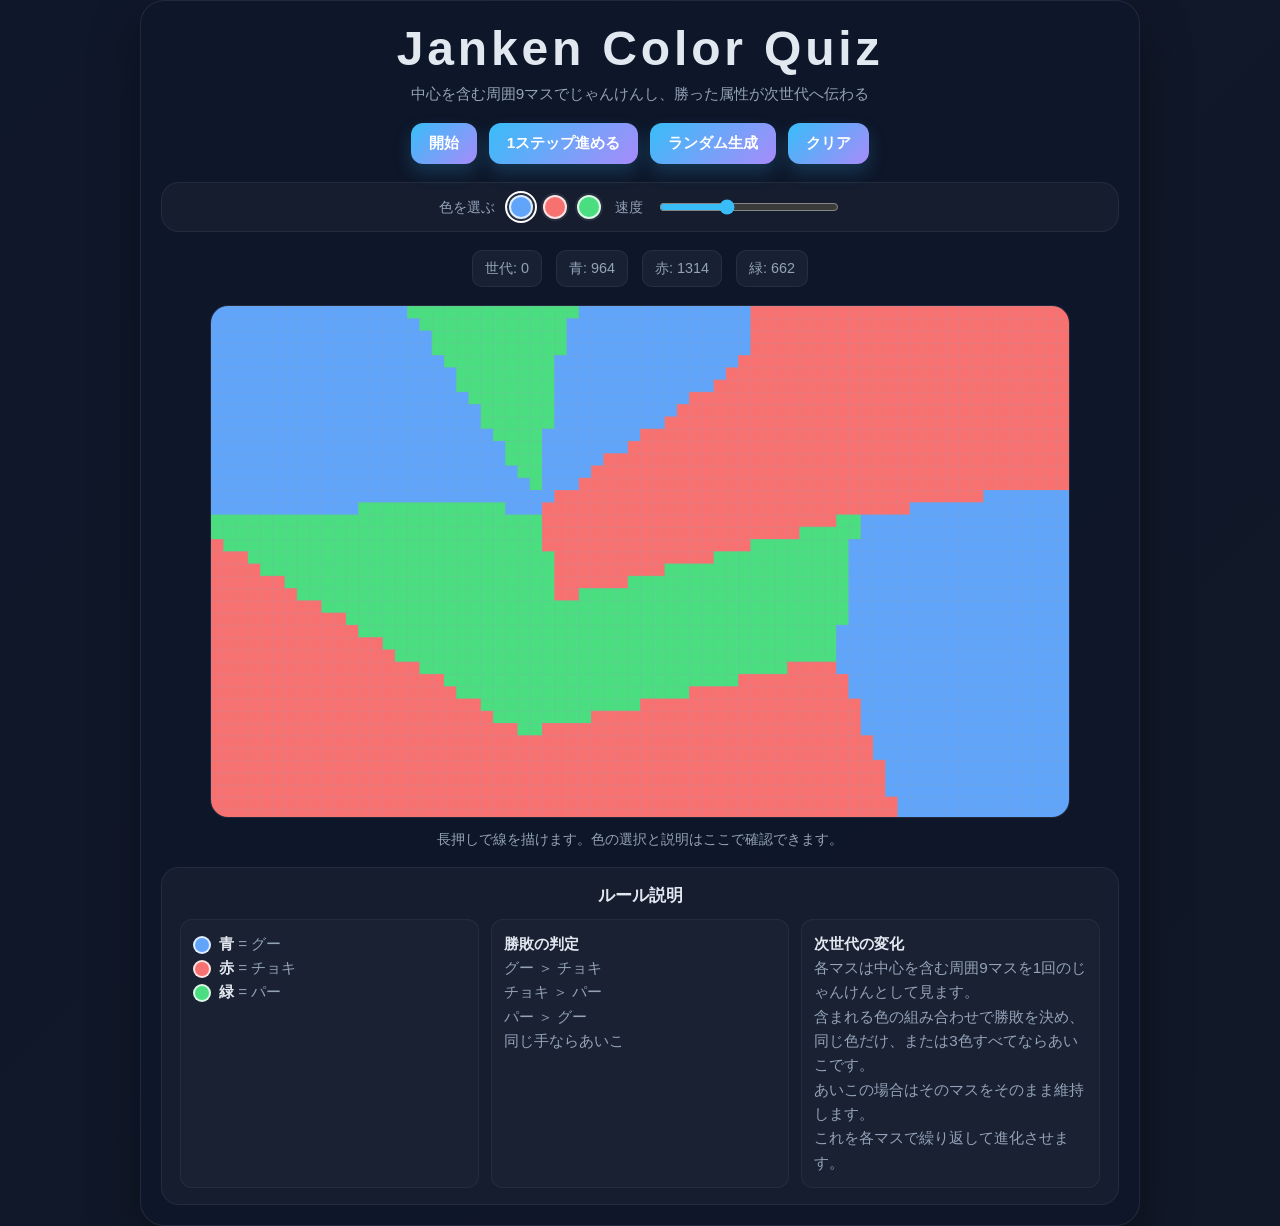
<file: jankencolorquiz-prototype.html>
<!DOCTYPE html>
<html lang="ja">
<head>
  <meta charset="UTF-8" />
  <meta name="viewport" content="width=device-width, initial-scale=1.0" />
  <title>Janken Color Quiz</title>
  <style>
    :root {
      --bg1: #0f172a;
      --bg2: #111827;
      --panel: rgba(15, 23, 42, 0.82);
      --panel2: rgba(148, 163, 184, 0.08);
      --text: #e2e8f0;
      --muted: #94a3b8;
      --button: #38bdf8;
      --button2: #a78bfa;
      --rock: #60a5fa;
      --scissors: #f87171;
      --paper: #4ade80;
      --grid: rgba(148, 163, 184, 0.18);
    }

    * { box-sizing: border-box; }

    body {
      margin: 0;
      min-height: 100vh;
      display: grid;
      place-items: center;
      font-family: "Segoe UI", "Hiragino Kaku Gothic ProN", sans-serif;
      background: linear-gradient(135deg, var(--bg1), var(--bg2));
      color: var(--text);
    }

    .app {
      width: min(94vw, 1000px);
      background: var(--panel);
      border: 1px solid rgba(255,255,255,0.08);
      border-radius: 24px;
      box-shadow: 0 20px 50px rgba(0,0,0,0.35);
      padding: 20px;
    }

    h1 {
      margin: 0 0 8px;
      text-align: center;
      font-size: clamp(2rem, 4vw, 3rem);
      letter-spacing: 0.08em;
    }

    .subtitle {
      margin: 0 0 18px;
      text-align: center;
      color: var(--muted);
      font-size: 0.95rem;
    }

    .controls {
      display: flex;
      flex-wrap: wrap;
      justify-content: center;
      gap: 12px;
      margin-bottom: 18px;
    }

    button {
      border: none;
      border-radius: 12px;
      padding: 10px 18px;
      font-size: 0.95rem;
      font-weight: 700;
      cursor: pointer;
      color: white;
      background: linear-gradient(135deg, var(--button), var(--button2));
      box-shadow: 0 8px 18px rgba(56, 189, 248, 0.2);
      transition: transform 0.12s ease, opacity 0.12s ease;
    }

    button:hover { transform: translateY(-1px); }
    button:active { transform: translateY(0); }

    .panel {
      background: rgba(255,255,255,0.03);
      border: 1px solid rgba(255,255,255,0.06);
      border-radius: 18px;
      padding: 12px 14px;
      display: flex;
      justify-content: center;
      align-items: center;
      gap: 14px;
      flex-wrap: wrap;
      margin-bottom: 18px;
    }

    .swatches {
      display: flex;
      gap: 10px;
      align-items: center;
      flex-wrap: wrap;
    }

    .swatch {
      width: 24px;
      height: 24px;
      border-radius: 50%;
      border: 2px solid rgba(255,255,255,0.8);
      cursor: pointer;
      box-shadow: 0 0 0 2px rgba(255,255,255,0.08);
    }

    .swatch.active {
      outline: 2px solid white;
      outline-offset: 2px;
    }

    label {
      color: var(--muted);
      font-size: 0.9rem;
    }

    input[type="range"] {
      width: 180px;
      accent-color: var(--button);
    }

    .stats {
      display: flex;
      justify-content: center;
      gap: 14px;
      flex-wrap: wrap;
      margin-bottom: 18px;
      color: var(--muted);
      font-size: 0.9rem;
    }

    .stat-box {
      background: var(--panel2);
      border: 1px solid rgba(255,255,255,0.06);
      border-radius: 10px;
      padding: 8px 12px;
    }

    canvas {
      display: block;
      width: min(100%, 860px);
      height: auto;
      background: rgba(15, 23, 42, 0.9);
      border: 1px solid rgba(255,255,255,0.08);
      border-radius: 18px;
      margin: 0 auto;
      cursor: crosshair;
      touch-action: none;
    }

    .legend {
      margin-top: 12px;
      text-align: center;
      color: var(--muted);
      font-size: 0.9rem;
    }

    .rulebox {
      margin-top: 18px;
      background: rgba(255,255,255,0.03);
      border: 1px solid rgba(255,255,255,0.06);
      border-radius: 18px;
      padding: 16px 18px;
      color: var(--text);
    }

    .rulebox h2 {
      margin: 0 0 12px;
      font-size: 1.05rem;
      text-align: center;
    }

    .rules {
      display: grid;
      grid-template-columns: repeat(auto-fit, minmax(220px, 1fr));
      gap: 12px;
      color: var(--muted);
      font-size: 0.95rem;
      line-height: 1.6;
    }

    .rule-card {
      background: rgba(255,255,255,0.02);
      border: 1px solid rgba(255,255,255,0.05);
      border-radius: 12px;
      padding: 12px;
    }

    .rule-card strong {
      color: var(--text);
    }

    .color-pill {
      display: inline-block;
      width: 18px;
      height: 18px;
      border-radius: 50%;
      vertical-align: middle;
      margin-right: 8px;
      border: 2px solid rgba(255,255,255,0.8);
    }

    @media (max-width: 640px) {
      .app { padding: 16px; }
      .panel { flex-direction: column; }
    }
  </style>
</head>
<body>
  <div class="app">
    <h1>Janken Color Quiz</h1>
    <p class="subtitle">中心を含む周囲9マスでじゃんけんし、勝った属性が次世代へ伝わる</p>

    <div class="controls">
      <button id="toggleBtn">開始</button>
      <button id="stepBtn">1ステップ進める</button>
      <button id="randomBtn">ランダム生成</button>
      <button id="clearBtn">クリア</button>
    </div>

    <div class="panel">
      <label>色を選ぶ</label>
      <div class="swatches">
        <div class="swatch active" data-color="0" style="background: var(--rock);" title="グー: 青"></div>
        <div class="swatch" data-color="1" style="background: var(--scissors);" title="チョキ: 赤"></div>
        <div class="swatch" data-color="2" style="background: var(--paper);" title="パー: 緑"></div>
      </div>
      <label for="speedRange">速度</label>
      <input id="speedRange" type="range" min="1" max="20" value="8" />
    </div>

    <div class="stats">
      <div class="stat-box">世代: <span id="generation">0</span></div>
      <div class="stat-box">青: <span id="rockCount">0</span></div>
      <div class="stat-box">赤: <span id="scissorsCount">0</span></div>
      <div class="stat-box">緑: <span id="paperCount">0</span></div>
    </div>

    <canvas id="lifeCanvas" width="840" height="500"></canvas>
    <div class="legend">長押しで線を描けます。色の選択と説明はここで確認できます。</div>

    <div class="rulebox">
      <h2>ルール説明</h2>
      <div class="rules">
        <div class="rule-card">
          <div><span class="color-pill" style="background: #60a5fa;"></span><strong>青</strong> = グー</div>
          <div><span class="color-pill" style="background: #f87171;"></span><strong>赤</strong> = チョキ</div>
          <div><span class="color-pill" style="background: #4ade80;"></span><strong>緑</strong> = パー</div>
        </div>

        <div class="rule-card">
          <strong>勝敗の判定</strong><br>
          グー ＞ チョキ<br>
          チョキ ＞ パー<br>
          パー ＞ グー<br>
          同じ手ならあいこ
        </div>

        <div class="rule-card">
          <strong>次世代の変化</strong><br>
          各マスは中心を含む周囲9マスを1回のじゃんけんとして見ます。<br>
          含まれる色の組み合わせで勝敗を決め、同じ色だけ、または3色すべてならあいこです。<br>
          あいこの場合はそのマスをそのまま維持します。<br>
          これを各マスで繰り返して進化させます。
        </div>

      </div>
    </div>
  </div>

  <script>
    const canvas = document.getElementById("lifeCanvas");
    const ctx = canvas.getContext("2d");
    const toggleBtn = document.getElementById("toggleBtn");
    const stepBtn = document.getElementById("stepBtn");
    const randomBtn = document.getElementById("randomBtn");
    const clearBtn = document.getElementById("clearBtn");
    const speedRange = document.getElementById("speedRange");
    const generationEl = document.getElementById("generation");
    const rockCountEl = document.getElementById("rockCount");
    const scissorsCountEl = document.getElementById("scissorsCount");
    const paperCountEl = document.getElementById("paperCount");
    const swatches = [...document.querySelectorAll(".swatch")];

    const ROCK = 0;
    const SCISSORS = 1;
    const PAPER = 2;
    const COLORS = ["#60a5fa", "#f87171", "#4ade80"];
    const LABELS = ["グー", "チョキ", "パー"];

    const cols = 70;
    const rows = 42;
    const cellSize = canvas.width / cols;

    let grid = createEmptyGrid();
    let running = false;
    let generation = 0;
    let tickTimer = null;
    let brushColor = ROCK;
    let drawing = false;
    let lastPaintedCell = null;

    function createEmptyGrid() {
      return Array.from({ length: rows }, () => Array(cols).fill(ROCK));
    }

    function randomizeGrid() {
      const seeds = [];
      const clusterCountPerColor = 4;

      for (const color of [ROCK, SCISSORS, PAPER]) {
        for (let i = 0; i < clusterCountPerColor; i++) {
          seeds.push({
            color,
            x: Math.random() * cols,
            y: Math.random() * rows
          });
        }
      }

      grid = Array.from({ length: rows }, () => Array(cols).fill(ROCK));

      for (let y = 0; y < rows; y++) {
        for (let x = 0; x < cols; x++) {
          let bestColor = ROCK;
          let bestDistanceSq = Number.POSITIVE_INFINITY;

          for (const seed of seeds) {
            const dx = x - seed.x;
            const dy = y - seed.y;
            const distanceSq = dx * dx + dy * dy;

            if (distanceSq < bestDistanceSq) {
              bestDistanceSq = distanceSq;
              bestColor = seed.color;
            }
          }

          grid[y][x] = bestColor;
        }
      }

      generation = 0;
      updateStats();
      draw();
    }

    function clearGrid() {
      grid = createEmptyGrid();
      generation = 0;
      running = false;
      toggleBtn.textContent = "開始";
      clearInterval(tickTimer);
      tickTimer = null;
      updateStats();
      draw();
    }

    function getNeighborhoodCells(x, y) {
      return [
        { x, y },
        { x, y: (y - 1 + rows) % rows },
        { x, y: (y + 1) % rows },
        { x: (x - 1 + cols) % cols, y },
        { x: (x + 1) % cols, y },
        { x: (x - 1 + cols) % cols, y: (y - 1 + rows) % rows },
        { x: (x + 1) % cols, y: (y - 1 + rows) % rows },
        { x: (x - 1 + cols) % cols, y: (y + 1) % rows },
        { x: (x + 1) % cols, y: (y + 1) % rows }
      ];
    }

    function determineNextCellType(x, y) {
      const cells = getNeighborhoodCells(x, y);
      const presentTypes = new Set();

      for (const cell of cells) {
        presentTypes.add(grid[cell.y][cell.x]);
      }

      const types = [...presentTypes];

      if (types.length === 3 || types.length === 1) {
        return grid[y][x];
      }

      if (types.includes(ROCK) && types.includes(SCISSORS)) {
        return ROCK;
      }

      if (types.includes(SCISSORS) && types.includes(PAPER)) {
        return SCISSORS;
      }

      if (types.includes(PAPER) && types.includes(ROCK)) {
        return PAPER;
      }

      return grid[y][x];
    }

    function nextGeneration() {
      const next = createEmptyGrid();
      for (let y = 0; y < rows; y++) {
        for (let x = 0; x < cols; x++) {
          next[y][x] = determineNextCellType(x, y);
        }
      }

      grid = next;
      generation += 1;
      updateStats();
      draw();
    }

    function updateStats() {
      generationEl.textContent = generation;
      rockCountEl.textContent = countType(ROCK);
      scissorsCountEl.textContent = countType(SCISSORS);
      paperCountEl.textContent = countType(PAPER);
    }

    function countType(type) {
      let total = 0;
      for (let y = 0; y < rows; y++) {
        for (let x = 0; x < cols; x++) {
          if (grid[y][x] === type) total += 1;
        }
      }
      return total;
    }

    function drawGrid() {
      ctx.fillStyle = "#0f172a";
      ctx.fillRect(0, 0, canvas.width, canvas.height);

      for (let y = 0; y < rows; y++) {
        for (let x = 0; x < cols; x++) {
          const type = grid[y][x];
          ctx.fillStyle = COLORS[type];
          ctx.fillRect(x * cellSize, y * cellSize, cellSize, cellSize);
        }
      }

      ctx.strokeStyle = "rgba(148, 163, 184, 0.18)";
      ctx.lineWidth = 1;
      for (let x = 0; x <= cols; x++) {
        ctx.beginPath();
        ctx.moveTo(x * cellSize + 0.5, 0);
        ctx.lineTo(x * cellSize + 0.5, canvas.height);
        ctx.stroke();
      }
      for (let y = 0; y <= rows; y++) {
        ctx.beginPath();
        ctx.moveTo(0, y * cellSize + 0.5);
        ctx.lineTo(canvas.width, y * cellSize + 0.5);
        ctx.stroke();
      }
    }

    function draw() {
      drawGrid();
    }

    function toggleRunning() {
      running = !running;
      toggleBtn.textContent = running ? "停止" : "開始";

      if (running) {
        const speed = Number(speedRange.value);
        const delay = Math.max(40, 220 - speed * 10);
        tickTimer = setInterval(nextGeneration, delay);
      } else {
        clearInterval(tickTimer);
        tickTimer = null;
      }
    }

    function handleSpeedChange() {
      if (running) {
        clearInterval(tickTimer);
        const speed = Number(speedRange.value);
        const delay = Math.max(40, 220 - speed * 10);
        tickTimer = setInterval(nextGeneration, delay);
      }
    }

    function getCellFromEvent(event) {
      const rect = canvas.getBoundingClientRect();
      const scaleX = canvas.width / rect.width;
      const scaleY = canvas.height / rect.height;
      const x = Math.floor((event.clientX - rect.left) * scaleX / cellSize);
      const y = Math.floor((event.clientY - rect.top) * scaleY / cellSize);
      return { x, y };
    }

    function paintCell(x, y) {
      for (let offsetY = -1; offsetY <= 1; offsetY++) {
        for (let offsetX = -1; offsetX <= 1; offsetX++) {
          const paintX = x + offsetX;
          const paintY = y + offsetY;
          if (paintX < 0 || paintY < 0 || paintX >= cols || paintY >= rows) continue;
          grid[paintY][paintX] = brushColor;
        }
      }
    }

    function drawLine(x1, y1, x2, y2) {
      const dx = Math.abs(x2 - x1);
      const dy = Math.abs(y2 - y1);
      const sx = x1 < x2 ? 1 : -1;
      const sy = y1 < y2 ? 1 : -1;
      let err = dx - dy;
      let x = x1;
      let y = y1;

      while (true) {
        paintCell(x, y);
        if (x === x2 && y === y2) break;
        const e2 = 2 * err;
        if (e2 > -dy) {
          err -= dy;
          x += sx;
        }
        if (e2 < dx) {
          err += dx;
          y += sy;
        }
      }
    }

    function handlePointerDown(event) {
      const { x, y } = getCellFromEvent(event);
      drawing = true;
      lastPaintedCell = { x, y };
      paintCell(x, y);
      updateStats();
      draw();
    }

    function handlePointerMove(event) {
      if (!drawing) return;
      const { x, y } = getCellFromEvent(event);
      if (!lastPaintedCell || lastPaintedCell.x !== x || lastPaintedCell.y !== y) {
        drawLine(lastPaintedCell ? lastPaintedCell.x : x, lastPaintedCell ? lastPaintedCell.y : y, x, y);
        lastPaintedCell = { x, y };
        updateStats();
        draw();
      }
    }

    function stopDrawing() {
      drawing = false;
      lastPaintedCell = null;
    }

    swatches.forEach(swatch => {
      swatch.addEventListener("click", () => {
        brushColor = Number(swatch.dataset.color);
        swatches.forEach(item => item.classList.toggle("active", item === swatch));
      });
    });

    toggleBtn.addEventListener("click", toggleRunning);
    stepBtn.addEventListener("click", () => {
      if (!running) nextGeneration();
    });
    randomBtn.addEventListener("click", randomizeGrid);
    clearBtn.addEventListener("click", clearGrid);
    speedRange.addEventListener("input", handleSpeedChange);
    canvas.addEventListener("pointerdown", handlePointerDown);
    canvas.addEventListener("pointermove", handlePointerMove);
    canvas.addEventListener("pointerup", stopDrawing);
    canvas.addEventListener("pointerleave", stopDrawing);
    canvas.addEventListener("pointercancel", stopDrawing);

    randomizeGrid();
    draw();
  </script>
</body>
</html>
</file>
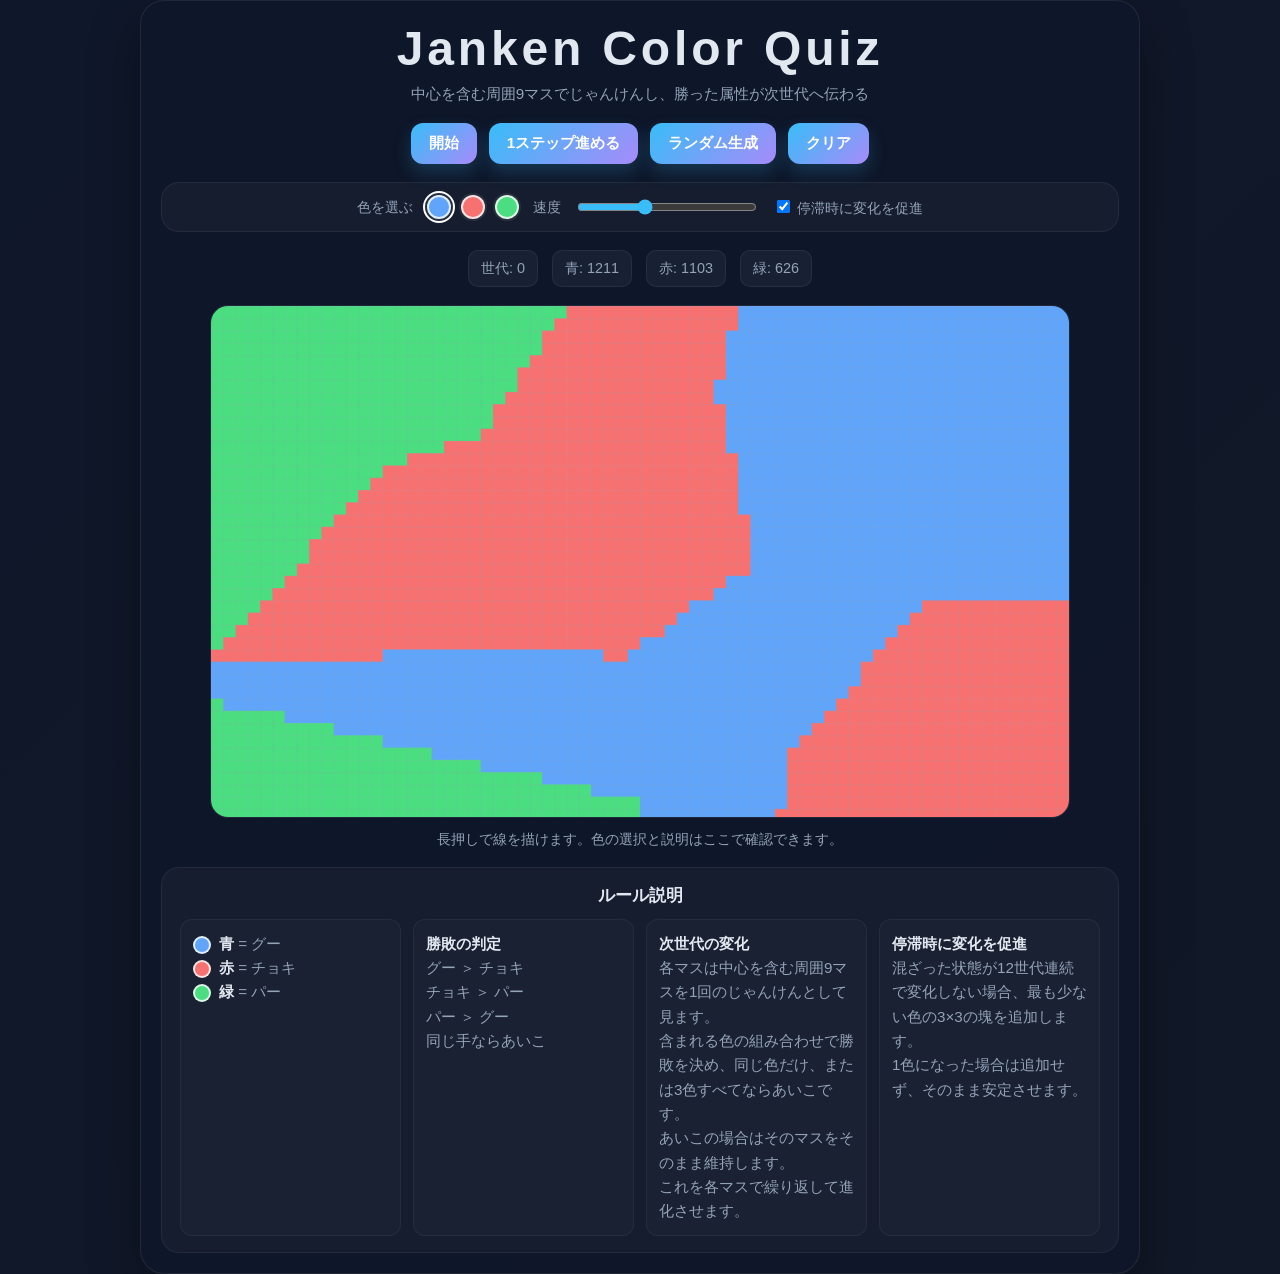
<file: jankencolorquiz.html>
<!DOCTYPE html>
<html lang="ja">
<head>
  <meta charset="UTF-8" />
  <meta name="viewport" content="width=device-width, initial-scale=1.0" />
  <title>Janken Color Quiz</title>
  <style>
    :root {
      --bg1: #0f172a;
      --bg2: #111827;
      --panel: rgba(15, 23, 42, 0.82);
      --panel2: rgba(148, 163, 184, 0.08);
      --text: #e2e8f0;
      --muted: #94a3b8;
      --button: #38bdf8;
      --button2: #a78bfa;
      --rock: #60a5fa;
      --scissors: #f87171;
      --paper: #4ade80;
      --grid: rgba(148, 163, 184, 0.18);
    }

    * { box-sizing: border-box; }

    body {
      margin: 0;
      min-height: 100vh;
      display: grid;
      place-items: center;
      font-family: "Segoe UI", "Hiragino Kaku Gothic ProN", sans-serif;
      background: linear-gradient(135deg, var(--bg1), var(--bg2));
      color: var(--text);
    }

    .app {
      width: min(94vw, 1000px);
      background: var(--panel);
      border: 1px solid rgba(255,255,255,0.08);
      border-radius: 24px;
      box-shadow: 0 20px 50px rgba(0,0,0,0.35);
      padding: 20px;
    }

    h1 {
      margin: 0 0 8px;
      text-align: center;
      font-size: clamp(2rem, 4vw, 3rem);
      letter-spacing: 0.08em;
    }

    .subtitle {
      margin: 0 0 18px;
      text-align: center;
      color: var(--muted);
      font-size: 0.95rem;
    }

    .controls {
      display: flex;
      flex-wrap: wrap;
      justify-content: center;
      gap: 12px;
      margin-bottom: 18px;
    }

    button {
      border: none;
      border-radius: 12px;
      padding: 10px 18px;
      font-size: 0.95rem;
      font-weight: 700;
      cursor: pointer;
      color: white;
      background: linear-gradient(135deg, var(--button), var(--button2));
      box-shadow: 0 8px 18px rgba(56, 189, 248, 0.2);
      transition: transform 0.12s ease, opacity 0.12s ease;
    }

    button:hover { transform: translateY(-1px); }
    button:active { transform: translateY(0); }

    .panel {
      background: rgba(255,255,255,0.03);
      border: 1px solid rgba(255,255,255,0.06);
      border-radius: 18px;
      padding: 12px 14px;
      display: flex;
      justify-content: center;
      align-items: center;
      gap: 14px;
      flex-wrap: wrap;
      margin-bottom: 18px;
    }

    .swatches {
      display: flex;
      gap: 10px;
      align-items: center;
      flex-wrap: wrap;
    }

    .swatch {
      width: 24px;
      height: 24px;
      border-radius: 50%;
      border: 2px solid rgba(255,255,255,0.8);
      cursor: pointer;
      box-shadow: 0 0 0 2px rgba(255,255,255,0.08);
    }

    .swatch.active {
      outline: 2px solid white;
      outline-offset: 2px;
    }

    label {
      color: var(--muted);
      font-size: 0.9rem;
    }

    input[type="range"] {
      width: 180px;
      accent-color: var(--button);
    }

    .stats {
      display: flex;
      justify-content: center;
      gap: 14px;
      flex-wrap: wrap;
      margin-bottom: 18px;
      color: var(--muted);
      font-size: 0.9rem;
    }

    .stat-box {
      background: var(--panel2);
      border: 1px solid rgba(255,255,255,0.06);
      border-radius: 10px;
      padding: 8px 12px;
    }

    canvas {
      display: block;
      width: min(100%, 860px);
      height: auto;
      background: rgba(15, 23, 42, 0.9);
      border: 1px solid rgba(255,255,255,0.08);
      border-radius: 18px;
      margin: 0 auto;
      cursor: crosshair;
      touch-action: none;
    }

    .legend {
      margin-top: 12px;
      text-align: center;
      color: var(--muted);
      font-size: 0.9rem;
    }

    .rulebox {
      margin-top: 18px;
      background: rgba(255,255,255,0.03);
      border: 1px solid rgba(255,255,255,0.06);
      border-radius: 18px;
      padding: 16px 18px;
      color: var(--text);
    }

    .rulebox h2 {
      margin: 0 0 12px;
      font-size: 1.05rem;
      text-align: center;
    }

    .rules {
      display: grid;
      grid-template-columns: repeat(auto-fit, minmax(220px, 1fr));
      gap: 12px;
      color: var(--muted);
      font-size: 0.95rem;
      line-height: 1.6;
    }

    .rule-card {
      background: rgba(255,255,255,0.02);
      border: 1px solid rgba(255,255,255,0.05);
      border-radius: 12px;
      padding: 12px;
    }

    .rule-card strong {
      color: var(--text);
    }

    .color-pill {
      display: inline-block;
      width: 18px;
      height: 18px;
      border-radius: 50%;
      vertical-align: middle;
      margin-right: 8px;
      border: 2px solid rgba(255,255,255,0.8);
    }

    @media (max-width: 640px) {
      .app { padding: 16px; }
      .panel { flex-direction: column; }
    }
  </style>
</head>
<body>
  <div class="app">
    <h1>Janken Color Quiz</h1>
    <p class="subtitle">中心を含む周囲9マスでじゃんけんし、勝った属性が次世代へ伝わる</p>

    <div class="controls">
      <button id="toggleBtn">開始</button>
      <button id="stepBtn">1ステップ進める</button>
      <button id="randomBtn">ランダム生成</button>
      <button id="clearBtn">クリア</button>
    </div>

    <div class="panel">
      <label>色を選ぶ</label>
      <div class="swatches">
        <div class="swatch active" data-color="0" style="background: var(--rock);" title="グー: 青"></div>
        <div class="swatch" data-color="1" style="background: var(--scissors);" title="チョキ: 赤"></div>
        <div class="swatch" data-color="2" style="background: var(--paper);" title="パー: 緑"></div>
      </div>
      <label for="speedRange">速度</label>
      <input id="speedRange" type="range" min="1" max="20" value="8" />
      <label>
        <input id="stagnationBoost" type="checkbox" checked />
        停滞時に変化を促進
      </label>
    </div>

    <div class="stats">
      <div class="stat-box">世代: <span id="generation">0</span></div>
      <div class="stat-box">青: <span id="rockCount">0</span></div>
      <div class="stat-box">赤: <span id="scissorsCount">0</span></div>
      <div class="stat-box">緑: <span id="paperCount">0</span></div>
    </div>

    <canvas id="lifeCanvas" width="840" height="500"></canvas>
    <div class="legend">長押しで線を描けます。色の選択と説明はここで確認できます。</div>

    <div class="rulebox">
      <h2>ルール説明</h2>
      <div class="rules">
        <div class="rule-card">
          <div><span class="color-pill" style="background: #60a5fa;"></span><strong>青</strong> = グー</div>
          <div><span class="color-pill" style="background: #f87171;"></span><strong>赤</strong> = チョキ</div>
          <div><span class="color-pill" style="background: #4ade80;"></span><strong>緑</strong> = パー</div>
        </div>

        <div class="rule-card">
          <strong>勝敗の判定</strong><br>
          グー ＞ チョキ<br>
          チョキ ＞ パー<br>
          パー ＞ グー<br>
          同じ手ならあいこ
        </div>

        <div class="rule-card">
          <strong>次世代の変化</strong><br>
          各マスは中心を含む周囲9マスを1回のじゃんけんとして見ます。<br>
          含まれる色の組み合わせで勝敗を決め、同じ色だけ、または3色すべてならあいこです。<br>
          あいこの場合はそのマスをそのまま維持します。<br>
          これを各マスで繰り返して進化させます。
        </div>

        <div class="rule-card">
          <strong>停滞時に変化を促進</strong><br>
          混ざった状態が12世代連続で変化しない場合、最も少ない色の3×3の塊を追加します。<br>
          1色になった場合は追加せず、そのまま安定させます。
        </div>
      </div>
    </div>
  </div>

  <script>
    const canvas = document.getElementById("lifeCanvas");
    const ctx = canvas.getContext("2d");
    const toggleBtn = document.getElementById("toggleBtn");
    const stepBtn = document.getElementById("stepBtn");
    const randomBtn = document.getElementById("randomBtn");
    const clearBtn = document.getElementById("clearBtn");
    const speedRange = document.getElementById("speedRange");
    const generationEl = document.getElementById("generation");
    const rockCountEl = document.getElementById("rockCount");
    const scissorsCountEl = document.getElementById("scissorsCount");
    const paperCountEl = document.getElementById("paperCount");
    const stagnationBoost = document.getElementById("stagnationBoost");
    const swatches = [...document.querySelectorAll(".swatch")];

    const ROCK = 0;
    const SCISSORS = 1;
    const PAPER = 2;
    const COLORS = ["#60a5fa", "#f87171", "#4ade80"];
    const LABELS = ["グー", "チョキ", "パー"];

    const cols = 70;
    const rows = 42;
    const cellSize = canvas.width / cols;

    let grid = createEmptyGrid();
    let running = false;
    let generation = 0;
    let tickTimer = null;
    let brushColor = ROCK;
    let drawing = false;
    let lastPaintedCell = null;
    let stagnationCount = 0;

    function createEmptyGrid() {
      return Array.from({ length: rows }, () => Array(cols).fill(ROCK));
    }

    function randomizeGrid() {
      const seeds = [];
      const clusterCountPerColor = 4;

      for (const color of [ROCK, SCISSORS, PAPER]) {
        for (let i = 0; i < clusterCountPerColor; i++) {
          seeds.push({
            color,
            x: Math.random() * cols,
            y: Math.random() * rows
          });
        }
      }

      grid = Array.from({ length: rows }, () => Array(cols).fill(ROCK));

      for (let y = 0; y < rows; y++) {
        for (let x = 0; x < cols; x++) {
          let bestColor = ROCK;
          let bestDistanceSq = Number.POSITIVE_INFINITY;

          for (const seed of seeds) {
            const dx = x - seed.x;
            const dy = y - seed.y;
            const distanceSq = dx * dx + dy * dy;

            if (distanceSq < bestDistanceSq) {
              bestDistanceSq = distanceSq;
              bestColor = seed.color;
            }
          }

          grid[y][x] = bestColor;
        }
      }

      generation = 0;
      stagnationCount = 0;
      updateStats();
      draw();
    }

    function clearGrid() {
      grid = createEmptyGrid();
      generation = 0;
      stagnationCount = 0;
      running = false;
      toggleBtn.textContent = "開始";
      clearInterval(tickTimer);
      tickTimer = null;
      updateStats();
      draw();
    }

    function getNeighborhoodCells(x, y) {
      return [
        { x, y },
        { x, y: (y - 1 + rows) % rows },
        { x, y: (y + 1) % rows },
        { x: (x - 1 + cols) % cols, y },
        { x: (x + 1) % cols, y },
        { x: (x - 1 + cols) % cols, y: (y - 1 + rows) % rows },
        { x: (x + 1) % cols, y: (y - 1 + rows) % rows },
        { x: (x - 1 + cols) % cols, y: (y + 1) % rows },
        { x: (x + 1) % cols, y: (y + 1) % rows }
      ];
    }

    function determineNextCellType(x, y) {
      const cells = getNeighborhoodCells(x, y);
      const presentTypes = new Set();

      for (const cell of cells) {
        presentTypes.add(grid[cell.y][cell.x]);
      }

      const types = [...presentTypes];

      if (types.length === 3 || types.length === 1) {
        return grid[y][x];
      }

      if (types.includes(ROCK) && types.includes(SCISSORS)) {
        return ROCK;
      }

      if (types.includes(SCISSORS) && types.includes(PAPER)) {
        return SCISSORS;
      }

      if (types.includes(PAPER) && types.includes(ROCK)) {
        return PAPER;
      }

      return grid[y][x];
    }

    function nextGeneration() {
      const next = createEmptyGrid();
      for (let y = 0; y < rows; y++) {
        for (let x = 0; x < cols; x++) {
          next[y][x] = determineNextCellType(x, y);
        }
      }

      if (isSameGrid(next, grid)) {
        stagnationCount += 1;
      } else {
        stagnationCount = 0;
      }

      grid = next;
      if (stagnationBoost.checked && stagnationCount >= 12 && !isUniformGrid()) {
        addStagnationBoost();
        stagnationCount = 0;
      }
      generation += 1;
      updateStats();
      draw();
    }

    function isSameGrid(next, current) {
      for (let y = 0; y < rows; y++) {
        for (let x = 0; x < cols; x++) {
          if (next[y][x] !== current[y][x]) return false;
        }
      }
      return true;
    }

    function isUniformGrid() {
      const firstType = grid[0][0];
      return grid.every(row => row.every(type => type === firstType));
    }

    function addStagnationBoost() {
      const counts = [countType(ROCK), countType(SCISSORS), countType(PAPER)];
      const rarestType = counts.indexOf(Math.min(...counts));
      const centerX = Math.floor(Math.random() * cols);
      const centerY = Math.floor(Math.random() * rows);

      for (let offsetY = -1; offsetY <= 1; offsetY++) {
        for (let offsetX = -1; offsetX <= 1; offsetX++) {
          const x = (centerX + offsetX + cols) % cols;
          const y = (centerY + offsetY + rows) % rows;
          grid[y][x] = rarestType;
        }
      }
    }

    function updateStats() {
      generationEl.textContent = generation;
      rockCountEl.textContent = countType(ROCK);
      scissorsCountEl.textContent = countType(SCISSORS);
      paperCountEl.textContent = countType(PAPER);
    }

    function countType(type) {
      let total = 0;
      for (let y = 0; y < rows; y++) {
        for (let x = 0; x < cols; x++) {
          if (grid[y][x] === type) total += 1;
        }
      }
      return total;
    }

    function drawGrid() {
      ctx.fillStyle = "#0f172a";
      ctx.fillRect(0, 0, canvas.width, canvas.height);

      for (let y = 0; y < rows; y++) {
        for (let x = 0; x < cols; x++) {
          const type = grid[y][x];
          ctx.fillStyle = COLORS[type];
          ctx.fillRect(x * cellSize, y * cellSize, cellSize, cellSize);
        }
      }

      ctx.strokeStyle = "rgba(148, 163, 184, 0.18)";
      ctx.lineWidth = 1;
      for (let x = 0; x <= cols; x++) {
        ctx.beginPath();
        ctx.moveTo(x * cellSize + 0.5, 0);
        ctx.lineTo(x * cellSize + 0.5, canvas.height);
        ctx.stroke();
      }
      for (let y = 0; y <= rows; y++) {
        ctx.beginPath();
        ctx.moveTo(0, y * cellSize + 0.5);
        ctx.lineTo(canvas.width, y * cellSize + 0.5);
        ctx.stroke();
      }
    }

    function draw() {
      drawGrid();
    }

    function toggleRunning() {
      running = !running;
      toggleBtn.textContent = running ? "停止" : "開始";

      if (running) {
        const speed = Number(speedRange.value);
        const delay = Math.max(40, 220 - speed * 10);
        tickTimer = setInterval(nextGeneration, delay);
      } else {
        clearInterval(tickTimer);
        tickTimer = null;
      }
    }

    function handleSpeedChange() {
      if (running) {
        clearInterval(tickTimer);
        const speed = Number(speedRange.value);
        const delay = Math.max(40, 220 - speed * 10);
        tickTimer = setInterval(nextGeneration, delay);
      }
    }

    function getCellFromEvent(event) {
      const rect = canvas.getBoundingClientRect();
      const scaleX = canvas.width / rect.width;
      const scaleY = canvas.height / rect.height;
      const x = Math.floor((event.clientX - rect.left) * scaleX / cellSize);
      const y = Math.floor((event.clientY - rect.top) * scaleY / cellSize);
      return { x, y };
    }

    function paintCell(x, y) {
      for (let offsetY = -1; offsetY <= 1; offsetY++) {
        for (let offsetX = -1; offsetX <= 1; offsetX++) {
          const paintX = x + offsetX;
          const paintY = y + offsetY;
          if (paintX < 0 || paintY < 0 || paintX >= cols || paintY >= rows) continue;
          grid[paintY][paintX] = brushColor;
        }
      }
    }

    function drawLine(x1, y1, x2, y2) {
      const dx = Math.abs(x2 - x1);
      const dy = Math.abs(y2 - y1);
      const sx = x1 < x2 ? 1 : -1;
      const sy = y1 < y2 ? 1 : -1;
      let err = dx - dy;
      let x = x1;
      let y = y1;

      while (true) {
        paintCell(x, y);
        if (x === x2 && y === y2) break;
        const e2 = 2 * err;
        if (e2 > -dy) {
          err -= dy;
          x += sx;
        }
        if (e2 < dx) {
          err += dx;
          y += sy;
        }
      }
    }

    function handlePointerDown(event) {
      const { x, y } = getCellFromEvent(event);
      drawing = true;
      lastPaintedCell = { x, y };
      paintCell(x, y);
      updateStats();
      draw();
    }

    function handlePointerMove(event) {
      if (!drawing) return;
      const { x, y } = getCellFromEvent(event);
      if (!lastPaintedCell || lastPaintedCell.x !== x || lastPaintedCell.y !== y) {
        drawLine(lastPaintedCell ? lastPaintedCell.x : x, lastPaintedCell ? lastPaintedCell.y : y, x, y);
        lastPaintedCell = { x, y };
        updateStats();
        draw();
      }
    }

    function stopDrawing() {
      drawing = false;
      lastPaintedCell = null;
    }

    swatches.forEach(swatch => {
      swatch.addEventListener("click", () => {
        brushColor = Number(swatch.dataset.color);
        swatches.forEach(item => item.classList.toggle("active", item === swatch));
      });
    });

    toggleBtn.addEventListener("click", toggleRunning);
    stepBtn.addEventListener("click", () => {
      if (!running) nextGeneration();
    });
    randomBtn.addEventListener("click", randomizeGrid);
    clearBtn.addEventListener("click", clearGrid);
    speedRange.addEventListener("input", handleSpeedChange);
    canvas.addEventListener("pointerdown", handlePointerDown);
    canvas.addEventListener("pointermove", handlePointerMove);
    canvas.addEventListener("pointerup", stopDrawing);
    canvas.addEventListener("pointerleave", stopDrawing);
    canvas.addEventListener("pointercancel", stopDrawing);

    randomizeGrid();
    draw();
  </script>
</body>
</html>
</file>
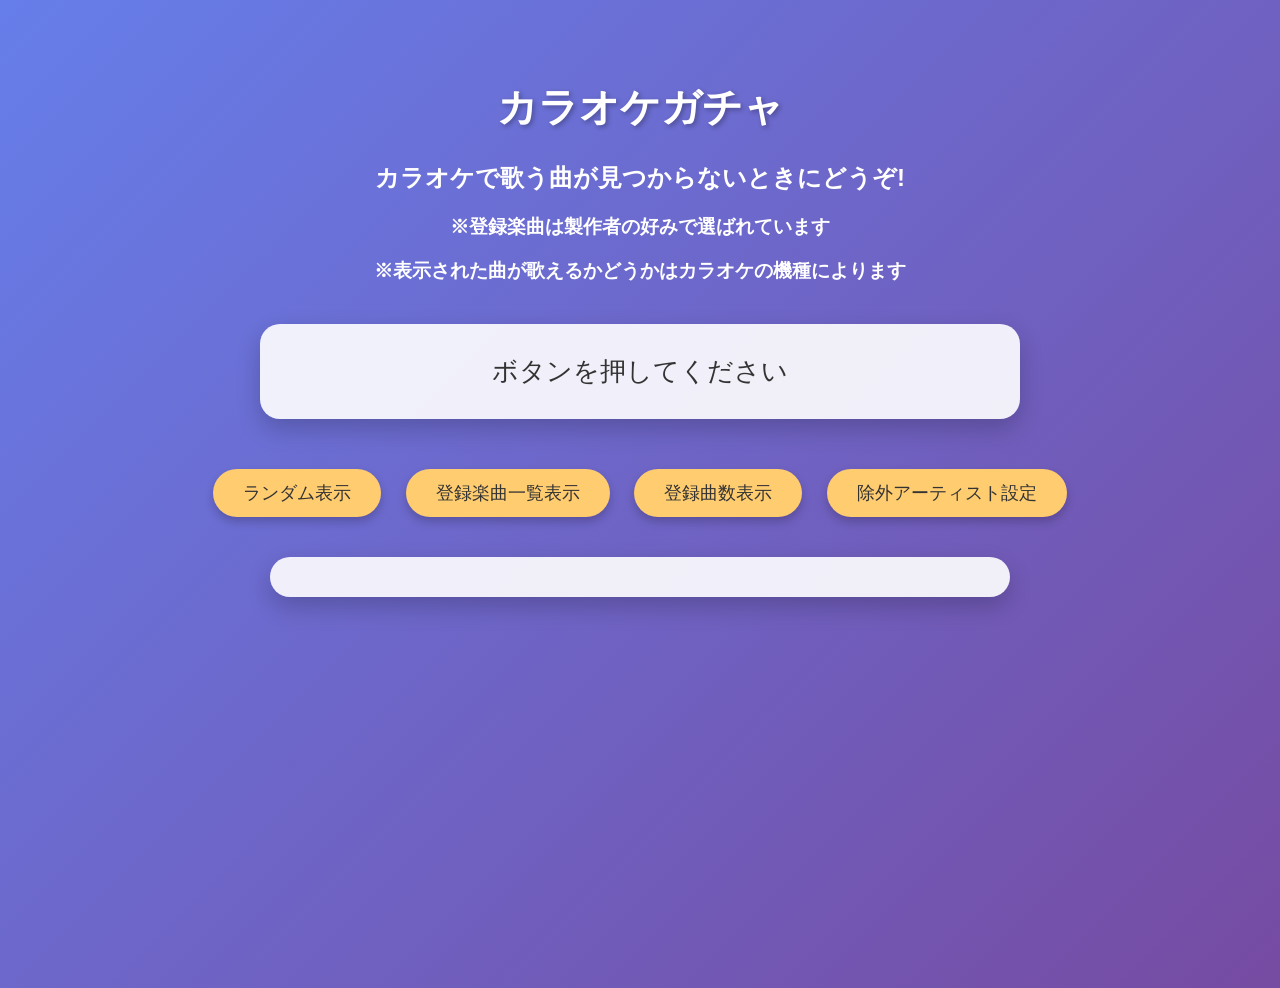
<file: kara4.html>
<!DOCTYPE html>
<html lang="ja">
<head>
<meta charset="UTF-8">
<title>カラオケガチャ</title>

<style>
body {
    text-align: center;
    font-family: "Noto Sans JP", sans-serif;
    margin-top: 80px;
    min-height: 100vh;

    /* 背景 */
    background: linear-gradient(
        135deg,
        #667eea,
        #764ba2
    );

    color: white;
}


/* タイトル */
h1 {
    font-size: 40px;
    text-shadow: 2px 2px 5px rgba(0,0,0,0.3);
}


/* コメント表示部分 */
#comment {
    background: rgba(255,255,255,0.9);
    color: #333;

    width: 70%;
    max-width: 700px;

    margin: 40px auto;
    padding: 30px;

    border-radius: 20px;

    font-size: 26px;

    box-shadow:
        0 10px 25px rgba(0,0,0,0.2);
}


/* ボタン */
button {
    font-size: 18px;

    padding: 12px 30px;

    margin: 10px;

    border: none;
    border-radius: 30px;

    background: #ffcc70;
    color: #333;

    cursor: pointer;

    transition: 0.3s;

    box-shadow:
        0 5px 10px rgba(0,0,0,0.2);
}


/* マウスを乗せた時 */
button:hover {

    transform: translateY(-3px);

    background: #ffd98e;

    box-shadow:
        0 8px 15px rgba(0,0,0,0.3);
}


/* 一覧表示 */
#commentList {

    background: rgba(255,255,255,0.9);

    color:#333;

    width:70%;
    max-width:700px;

    margin:30px auto;

    padding:20px;

    border-radius:20px;

    text-align:left;

    box-shadow:
        0 10px 25px rgba(0,0,0,0.2);
}
</style>

</head>

<body>

<h1>カラオケガチャ</h1>
<h2>カラオケで歌う曲が見つからないときにどうぞ!</h2>
<h3>※登録楽曲は製作者の好みで選ばれています</h3>
<h3>※表示された曲が歌えるかどうかはカラオケの機種によります</h3>

<div id="comment">
    ボタンを押してください
</div>

<button onclick="showRandomComment()">
    ランダム表示
</button>

<button onclick="showAllComments()">
    登録楽曲一覧表示
</button>
<button onclick="showSongCount()">
    登録曲数表示
</button>
<button onclick="setExcludedArtists()">
    除外アーティスト設定
</button>


<div id="commentList"></div>
<div id="excludeList"></div>


<script>





// コメントを追加するときはここに追加するだけ
const comments = [
    {
        title: "ハルディンホテル",
        artist: "平沢進"
    },
    {
        title: "救済の技法",
        artist: "平沢進"
    },
    {
        title: "kingdom",
        artist: "平沢進"
    },
    {
        title: "バンディリア旅行団",
        artist: "平沢進"
    },
    {
        title: "夢見る機械",
        artist: "平沢進"
    },
    {
        title: "空転G",
        artist: "平沢進"
    },
    {
        title: "アディオス",
        artist: "平沢進"
    },
    {
        title: "アヴァター・アローン",
        artist: "平沢進"
    },
    {
        title: "嵐の海",
        artist: "平沢進"
    },
    {
        title: "Amputeeガーベラ",
        artist: "平沢進"
    },
    {
        title: "Archetype Engine",
        artist: "平沢進"
    },
    {
        title: "石の庭",
        artist: "平沢進"
    },
    {
        title: "オーロラ",
        artist: "平沢進"
    },
    {
        title: "回路OFF 回路ON",
        artist: "平沢進"
    },
    {
        title: "カウボーイとインディアン",
        artist: "平沢進"
    },
    {
        title: "確率の丘",
        artist: "平沢進"
    },
    {
        title: "可視海",
        artist: "平沢進"
    },
    {
        title: "舵をとれ",
        artist: "平沢進"
    },
    {
        title: "風の分身",
        artist: "平沢進"
    },
    {
        title: "環太平洋擬装網",
        artist: "平沢進"
    },
    {
        title: "消えるTOPIA",
        artist: "平沢進"
    },
    {
        title: "記憶のBEACON",
        artist: "平沢進"
    },
    {
        title: "Caravan",
        artist: "平沢進"
    },
    {
        title: "金星",
        artist: "平沢進"
    },
    {
        title: "QUIT",
        artist: "平沢進"
    },
    {
        title: "賢者のプロペラ",
        artist: "平沢進"
    },
    {
        title: "現象の花の秘密",
        artist: "平沢進"
    },
    {
        title: "高貴な城",
        artist: "平沢進"
    },
    {
        title: "コヨーテ",
        artist: "平沢進"
    },
    {
        title: "Colony",
        artist: "平沢進"
    },
    {
        title: "CODE-COSTARICA",
        artist: "平沢進"
    },
    {
        title: "サイレン *Siren*",
        artist: "平沢進"
    },
    {
        title: "時間の西方",
        artist: "平沢進"
    },
    {
        title: "Σ星のシダ",
        artist: "平沢進"
    },
    {
        title: "静かの海",
        artist: "平沢進"
    },
    {
        title: "上空初期値",
        artist: "平沢進"
    },
    {
        title: "SWITCHED-ON LOTUS",
        artist: "平沢進"
    },
    {
        title: "Siren *セイレーン*",
        artist: "平沢進"
    },
    {
        title: "世界タービン",
        artist: "平沢進"
    },
    {
        title: "狙撃手",
        artist: "平沢進"
    },
    {
        title: "祖父なる風",
        artist: "平沢進"
    },
    {
        title: "TIMELINEの終わり",
        artist: "平沢進"
    },
    {
        title: "TOWN-0 PHASE-5",
        artist: "平沢進"
    },
    {
        title: "月の影",
        artist: "平沢進"
    },
    {
        title: "テクノの娘",
        artist: "平沢進"
    },
    {
        title: "鉄切り歌 (鉄山を登る男)",
        artist: "平沢進"
    },
    {
        title: "電光浴",
        artist: "平沢進"
    },
    {
        title: "ナーシサス次元から来た人",
        artist: "平沢進"
    },
    {
        title: "Nurse Cafe",
        artist: "平沢進"
    },
    {
        title: "ニグレド(黒化)",
        artist: "平沢進"
    },
    {
        title: "庭師KING",
        artist: "平沢進"
    },
    {
        title: "脳動説",
        artist: "平沢進"
    },
    {
        title: "パレード",
        artist: "平沢進"
    },
    {
        title: "ヴァーチュアル・ラビット",
        artist: "平沢進"
    },
    {
        title: "白虎野の娘",
        artist: "平沢進"
    },
    {
        title: "BEACON",
        artist: "平沢進"
    },
    {
        title: "Phonon Belt",
        artist: "平沢進"
    },
    {
        title: "フローズン・ビーチ",
        artist: "平沢進"
    },
    {
        title: "MOTHER",
        artist: "平沢進"
    },
    {
        title: "Mermaid Song",
        artist: "平沢進"
    },
    {
        title: "Mirror Gate",
        artist: "平沢進"
    },
    {
        title: "MURAMASA",
        artist: "平沢進"
    },
    {
        title: "燃える花の隊列",
        artist: "平沢進"
    },
    {
        title: "LOVE SONG",
        artist: "平沢進"
    },
    {
        title: "ロタティオン(LOTUS-2)",
        artist: "平沢進"
    },
    {
        title: "Lotus",
        artist: "平沢進"
    },

//###########

    {
        title: "Another Day",
        artist: "P-model"
    },
    {
        title: "ENOLA",
        artist: "P-model"
    },
    {
        title: "LAYER-GREEN",
        artist: "P-model"
    },
    {
        title: "サイボーグ",
        artist: "P-model"
    },
    {
        title: "WIRE SELF",
        artist: "P-model"
    },
    {
        title: "回収船",
        artist: "P-model"
    },
    {
        title: "Welcome",
        artist: "P-model"
    },
    {
        title: "おやすみDOG",
        artist: "P-model"
    },
    {
        title: "OH MAMA!",
        artist: "P-model"
    },
    {
        title: "COLORS",
        artist: "P-model"
    },
    {
        title: "Cluster",
        artist: "P-model"
    },
    {
        title: "Chevron",
        artist: "P-model"
    },
    {
        title: "時間等曲率漏斗館へようこそ",
        artist: "P-model"
    },
    {
        title: "JULIA BIRD",
        artist: "P-model"
    },
    {
        title: "SPEED TUBE",
        artist: "P-model"
    },
    {
        title: "Zebra",
        artist: "P-model"
    },
    {
        title: "Zombi",
        artist: "P-model"
    },
    {
        title: "DUSToidよ歩行は快適か?",
        artist: "P-model"
    },
    {
        title: "2D OR NOT 2D",
        artist: "P-model"
    },
    {
        title: "NO ROOM",
        artist: "P-model"
    },
    {
        title: "Biiig Eye",
        artist: "P-model"
    },
    {
        title: "ヘルス・エンジェル",
        artist: "P-model"
    },
    {
        title: "MOMO色トリック",
        artist: "P-model"
    },
    {
        title: "夢見る力に",
        artist: "P-model"
    },
    {
        title: "LEAK",
        artist: "P-model"
    },
    {
        title: "Rocket Shoot II",
        artist: "P-model"
    },

//###########

    {
        title: "アンチモネシア",
        artist: "核P-model"
    },
    {
        title: "巡行プシクラオン",
        artist: "核P-model"
    },
    {
        title: "崇めよ我はTVなり",
        artist: "核P-model"
    },
    {
        title: "Alarm",
        artist: "核P-model"
    },
    {
        title: "暗黒πドゥアイ",
        artist: "核P-model"
    },
    {
        title: "アンチ・ビストロン",
        artist: "核P-model"
    },
    {
        title: "ECHO-233",
        artist: "核P-model"
    },
    {
        title: "гипноза (Gipnoza)",
        artist: "核P-model"
    },
    {
        title: "遮眼大師",
        artist: "核P-model"
    },
    {
        title: "白く巨大で",
        artist: "核P-model"
    },
    {
        title: "Timelineの始まり",
        artist: "核P-model"
    },
    {
        title: "Timelineの東",
        artist: "核P-model"
    },
    {
        title: "排時光",
        artist: "核P-model"
    },
    {
        title: "バイバイ Halycon",
        artist: "核P-model"
    },
    {
        title: "ハルディンドーム",
        artist: "核P-model"
    },
    {
        title: "パルテノン",
        artist: "核P-model"
    },
    {
        title: "ビストロン",
        artist: "核P-model"
    },
    {
        title: "Big Brother",
        artist: "核P-model"
    },
    {
        title: "109号区の氾濫",
        artist: "核P-model"
    },
    {
        title: "HUMAN-LE",
        artist: "核P-model"
    },
    {
        title: "Phase-0",
        artist: "核P-model"
    },

//###########

    {
        title: "Ruktun or Die",
        artist: "宮村優子"
    },

//###########

    {
        title: "エンターテイナー",
        artist: "オーイシマサヨシ"
    },
    {
        title: "uni-verse",
        artist: "オーイシマサヨシ"
    },
    {
        title: "メガネゴーラウンド",
        artist: "オーイシマサヨシ"
    },
    {
        title: "なまらめんこいギャル",
        artist: "オーイシマサヨシ"
    },
    {
        title: "オトモダチフィルム",
        artist: "オーイシマサヨシ"
    },
    {
        title: "かごめかごめ",
        artist: "オーイシマサヨシ"
    },
    {
        title: "君じゃなきゃダメみたい",
        artist: "オーイシマサヨシ"
    },
    {
        title: "ギフト",
        artist: "オーイシマサヨシ"
    },
    {
        title: "L'oN",
        artist: "オーイシマサヨシ"
    },
    {
        title: "あとの祭り",
        artist: "オーイシマサヨシ"
    },
    {
        title: "ギャンブリングホール",
        artist: "オーイシマサヨシ"
    },
    {
        title: "エレクトリックパレード",
        artist: "オーイシマサヨシ"
    },
    {
        title: "僕らの箱庭",
        artist: "オーイシマサヨシ"
    },
    {
        title: "黄金航路",
        artist: "オーイシマサヨシ"
    },
    {
        title: "キンカンのうた 2020",
        artist: "オーイシマサヨシ"
    },
    {
        title: "好きになっちゃダメな人",
        artist: "オーイシマサヨシ"
    },
    {
        title: "世界が君を必要とする時が来たんだ",
        artist: "オーイシマサヨシ"
    },
    {
        title: "ニンゲン",
        artist: "オーイシマサヨシ"
    },
    {
        title: "MANKAI☆開花宣言",
        artist: "オーイシマサヨシ"
    },
    {
        title: "学園都市",
        artist: "オーイシマサヨシ"
    },
    {
        title: "ロールプレイング",
        artist: "オーイシマサヨシ"
    },

//###########

    {
        title: "枕男子",
        artist: "めりぃ(CV:花江夏樹)"
    },
    
//###########

    {
        title: "ドラゴンエネルギー",
        artist: "オーイシマサヨシ x 加藤純一"
    },

//###########

    {
        title: "米",
        artist: "MOROHA"
    },
    {
        title: "革命",
        artist: "MOROHA"
    },
    {
        title: "三文銭",
        artist: "MOROHA"
    },
    {
        title: "五文銭",
        artist: "MOROHA"
    },
    {
        title: "六文銭",
        artist: "MOROHA"
    },
    {
        title: "ストロンガー",
        artist: "MOROHA"
    },
    {
        title: "やめるなら今だ",
        artist: "MOROHA"
    },
    {
        title: "tomorrow",
        artist: "MOROHA"
    },
    {
        title: "奮い立つCDショップにて",
        artist: "MOROHA"
    },

//###########

    {
        title: "ウェカピポ",
        artist: "SOUL'd OUT"
    },
    {
        title: "Magenta Magenta",
        artist: "SOUL'd OUT"
    },
    {
        title: "COSMIC TRAVEL",
        artist: "SOUL'd OUT"
    },

//###########

    {
        title: "爆走夢歌",
        artist: "Diggy-MO"
    },
    {
        title: "JUVES",
        artist: "Diggy-MO"
    },

//###########

    {
        title: "オトノケ",
        artist: "Creepy Nuts"
    },
    {
        title: "Bling-Bang-Bang-Born",
        artist: "Creepy Nuts"
    },
    {
        title: "眠れ",
        artist: "Creepy Nuts"
    },
    {
        title: "doppelganger",
        artist: "Creepy Nuts"
    },

//###########

    {
        title: "PRESIDENT",
        artist: "Daito Music"
    },

//###########

    {
        title: "恋心",
        artist: "B'z"
    },
    {
        title: "愛のバクダン",
        artist: "B'z"
    },
    {
        title: "ユートピア",
        artist: "B'z"
    },
    {
        title: "イチブトゼンブ",
        artist: "B'z"
    },
    {
        title: "OCEAN",
        artist: "B'z"
    },
    {
        title: "衝動",
        artist: "B'z"
    },
    {
        title: "有頂天",
        artist: "B'z"
    },

//###########

    {
        title: "小さな恋のうた",
        artist: "MONGOL800"
    },

//###########

    {
        title: "TOUGHT BOY",
        artist: "TOM・CAT"
    },
];







// 除外するアーティスト
let excludedArtists = [];


// ランダム表示
function showRandomComment() {

// 除外されていない曲だけ取得
const availableSongs = comments.filter(song =>
    !excludedArtists.includes(song.artist)
);


// 全部除外された場合
if (availableSongs.length === 0) {

    document.getElementById("comment").textContent =
        "選択できる曲がありません";

    return;
}


const randomIndex = Math.floor(Math.random() * availableSongs.length);

const song = availableSongs[randomIndex];

    document.getElementById("comment").textContent =
        song.title + " / " + song.artist;


    // 一覧を消す
    document.getElementById("commentList").innerHTML = "";
}


// アーティストごとの一覧表示
function showAllComments() {


    // アーティスト名ごとに分類
    const artistGroups = {};


    comments.forEach(song => {

        if (!artistGroups[song.artist]) {
            artistGroups[song.artist] = [];
        }

        artistGroups[song.artist].push(song.title);

    });


    // アーティスト名順
const sortedArtists = Object.keys(artistGroups).sort((a, b) => {

    const aIsEnglish = /^[A-Za-z]/.test(a);
    const bIsEnglish = /^[A-Za-z]/.test(b);


    // 日本語を先にする
    if (aIsEnglish && !bIsEnglish) {
        return 1;
    }

    if (!aIsEnglish && bIsEnglish) {
        return -1;
    }


    // 同じ種類なら日本語順・アルファベット順
    return a.localeCompare(b, "ja");

});


    let html = "";


    sortedArtists.forEach(artist => {

        html += `<h3>${artist}</h3>`;

        html += "<ol>";

        artistGroups[artist]
            .sort((a,b) => a.localeCompare(b,"ja"))
            .forEach(title => {

                html += `<li>${title}</li>`;

            });

        html += "</ol>";

    });


    document.getElementById("commentList").innerHTML = html;

}

// 曲数表示
function showSongCount() {

    const count = comments.length;

    document.getElementById("comment").textContent =
        "現在の登録曲数は " + count + " 曲です";

    // 一覧を消す
    document.getElementById("commentList").innerHTML = "";
}

function setExcludedArtists() {

// アーティストごとの曲数を数える
    const artistCounts = {};

    comments.forEach(song => {

        if (!artistCounts[song.artist]) {
            artistCounts[song.artist] = 0;
        }

        artistCounts[song.artist]++;

    });


    // 曲数が多い順に並べる
    const artists = Object.keys(artistCounts).sort((a, b) => {

        return artistCounts[b] - artistCounts[a];

    });


    let html = "<h3>ランダムから除外するアーティスト</h3>";

    html += `
    <button onclick="checkAllArtists()">
        すべて選択
    </button>

    <button onclick="uncheckAllArtists()">
        すべて解除
    </button>

    <br><br>
    `;


    artists.forEach(artist => {

        const checked =
            excludedArtists.includes(artist)
            ? "checked"
            : "";


        html += `
        <label>
            <input 
                type="checkbox"
                value="${artist}"
                ${checked}
                onchange="updateExcludedArtists()"
            >
            ${artist}（${artistCounts[artist]}曲）
        </label>
        <br>
        `;

    });


    document.getElementById("excludeList").innerHTML = html;

    // 楽曲一覧を閉じる
    document.getElementById("commentList").innerHTML = "登録曲数で偏りが生まれてしまいますが、アーティストを除外することでカスタマイズできます";
}


function updateExcludedArtists() {

    const checkboxes =
        document.querySelectorAll(
            "#excludeList input[type='checkbox']"
        );


    excludedArtists = [];


    checkboxes.forEach(box => {

        if (box.checked) {

            excludedArtists.push(box.value);

        }

    });

}

// すべて選択
function checkAllArtists() {

    const checkboxes =
        document.querySelectorAll(
            "#excludeList input[type='checkbox']"
        );


    checkboxes.forEach(box => {

        box.checked = true;

    });


    updateExcludedArtists();

}



// すべて解除
function uncheckAllArtists() {

    const checkboxes =
        document.querySelectorAll(
            "#excludeList input[type='checkbox']"
        );


    checkboxes.forEach(box => {

        box.checked = false;

    });


    updateExcludedArtists();

}

</script>

</body>
</html>
</file>
<file: limited-menu/style.css>
:root {
  color-scheme: light;
  --ink: #211a17;
  --muted: #625853;
  --paper: #fff8ef;
  --line: #ead9ca;
  --accent: #9f2d1b;
  font-family: system-ui, "Hiragino Kaku Gothic ProN", "Yu Gothic", Meiryo, sans-serif;
}
* { box-sizing: border-box; }
body { margin: 0; background: var(--paper); color: var(--ink); }
button, a { -webkit-tap-highlight-color: transparent; }
a { color: inherit; }
button { font: inherit; cursor: pointer; }
button:focus-visible, a:focus-visible { outline: 3px solid #175d85; outline-offset: 3px; }
.wrap { width: min(1120px, calc(100% - 48px)); margin-inline: auto; }
.masthead { background: #2c201b; color: #fff; }
.bar { min-height: 64px; display: flex; align-items: center; justify-content: space-between; gap: 12px; }
.brand { font-weight: 850; text-decoration: none; letter-spacing: .03em; }
.brand span { color: #f9ac83; }
.bar-caption { color: #ffdcc6; font-size: .875rem; }
.hero {
  display: flex; justify-content: space-between; align-items: end; gap: 28px;
  padding: clamp(42px, 7vw, 84px) 0 38px; border-bottom: 1px solid var(--line);
}
h1 { margin: 0; font-size: clamp(2.2rem, 7vw, 5.2rem); line-height: 1.1; letter-spacing: -.06em; color: var(--accent); }
.hero p { color: var(--muted); margin: 20px 0 0; line-height: 1.75; }
.freshness { flex: 0 0 auto; border-left: 3px solid #d66143; padding-left: 14px; display: grid; gap: 9px; align-items: start; color: var(--muted); }
.filters { display: flex; flex-wrap: wrap; gap: 8px; padding-top: 23px; }
.filters button { border: 1px solid #d9bfb0; color: var(--ink); background: white; border-radius: 32px; padding: 8px 13px; font-size: .875rem; }
.filters button[aria-pressed="true"] { background: var(--accent); color: #fff; border-color: var(--accent); }
#summary { color: var(--muted); margin: 20px 0 0; }
.chain { margin-top: 28px; }
.chain-head { margin-bottom: 13px; display: flex; align-items: baseline; justify-content: space-between; gap: 12px; }
.chain-head h2 { margin: 0; font-size: 1.4rem; }
.chain-head a { color: var(--accent); font-size: .875rem; }
.grid { display: grid; grid-template-columns: repeat(auto-fill, minmax(min(100%, 240px), 1fr)); gap: 14px; }
.card { background: #fff; border: 1px solid var(--line); border-radius: 12px; overflow: hidden; display: flex; flex-direction: column; }
.product-photo { display: block; width: 100%; height: 145px; object-fit: contain; background: #fff; padding: 6px; border-bottom: 1px solid #f4e8df; }
.card-body { display: grid; align-content: start; gap: 9px; padding: 14px; }
.card h3 { margin: 0; font-size: 1.06rem; line-height: 1.5; }
.card a { text-decoration: none; }
.card a:hover { text-decoration: underline; }
.price { color: var(--accent); font-size: 1.12rem; font-weight: 750; }
.note, .error { color: var(--muted); }
.note { font-size: .875rem; }
.error { padding: 14px; border-radius: 8px; background: #fff; border: 1px solid var(--line); }
footer { margin-top: 42px; border-top: 1px solid var(--line); padding: 18px 0 28px; color: var(--muted); line-height: 1.7; font-size: .875rem; }
@media (max-width: 680px) {
  .wrap { width: calc(100% - 32px); }
  .hero { flex-direction: column; align-items: stretch; }
  .freshness { display: flex; align-items: center; justify-content: space-between; }
}
</file>
<file: yakuman/style.css>
:root {
  color-scheme: dark;
  font-family: "Yu Gothic UI", "Hiragino Kaku Gothic ProN", system-ui, sans-serif;
  color: #eff3e9;
  background: #0e1c18;
  --panel: #162923;
  --line: #334941;
  --muted: #adbfaf;
  --accent: #d8ed88;
  --ink: #162117;
}

*, *::before, *::after { box-sizing: border-box; }
body { margin: 0; min-width: 0; }
h1, h2, h3, p, dl, dd { margin: 0; }
button, select, input { font: inherit; }
button, select, input[type="checkbox"] { cursor: pointer; }
button:disabled { opacity: .45; cursor: default; }
a { color: inherit; }
:focus-visible { outline: 2px solid #f7e6a0; outline-offset: 3px; }
[hidden] { display: none !important; }

.shell { width: min(1340px, calc(100% - 64px)); margin-inline: auto; }
.site-header { border-bottom: 1px solid var(--line); }
.header-inner { min-height: 65px; display: flex; align-items: center; justify-content: space-between; gap: 16px; }
.back-link { color: var(--muted); font-size: .9rem; text-underline-offset: 4px; }
.back-link:hover { color: var(--accent); }
.intro { display: flex; align-items: end; justify-content: space-between; gap: 24px; margin-block: 35px 28px; }
h1 { font-size: clamp(1.95rem, 4.1vw, 3.9rem); line-height: 1.08; letter-spacing: -.055em; font-weight: 850; }
h1 span { color: var(--accent); }
.intro p { margin-block-start: 13px; color: var(--muted); line-height: 1.6; }
.metrics { display: grid; grid-template-columns: repeat(3, minmax(85px, 1fr)); gap: 1px; border: 1px solid var(--line); background: var(--line); border-radius: 12px; overflow: hidden; }
.metrics div { padding: 10px 18px; background: #172b24; }
.metrics dt { color: var(--muted); font-size: .875rem; white-space: nowrap; }
.metrics dd { font-size: 1.6rem; font-weight: 720; font-variant-numeric: tabular-nums; white-space: nowrap; }
.metrics dd small { color: var(--muted); font-size: .85rem; font-weight: 500; }

.workspace { display: grid; grid-template-columns: minmax(0, 1.85fr) minmax(330px, 1fr); gap: 20px; align-items: start; margin-bottom: 32px; }
.play-column { display: grid; gap: 20px; min-width: 0; }
.panel { background: var(--panel); border: 1px solid var(--line); border-radius: 16px; padding: 18px; min-width: 0; }
.panel-head, .collection-head { display: flex; align-items: center; justify-content: space-between; gap: 12px; margin-bottom: 15px; }
h2 { font-size: 1.2rem; font-weight: 780; }
h3 { font-size: 1rem; }
.subtle { color: var(--muted); font-size: .875rem; line-height: 1.5; }
.panel-head .subtle { margin-top: 3px; }
.play-status { color: var(--muted); border: 1px solid var(--line); border-radius: 99px; padding: 5px 11px; font-size: .875rem; font-weight: 680; }
.play-status[data-state="running"], .play-status[data-state="complete"] { background: #2e422a; color: var(--accent); border-color: #536845; }
.play-status[data-state="chance"] { color: #ffe9a8; background: #3c3923; border-color: #8c8052; }
.chance-panel { display: grid; gap: 8px; margin-bottom: 13px; padding: 12px; border: 1px solid #9a874c; border-radius: 10px; background: #333521; }
.chance-head { display: flex; align-items: center; justify-content: space-between; gap: 10px; }
.chance-head h3 { color: #ffedb2; font-size: 1.1rem; }
.chance-panel p { font-size: .875rem; line-height: 1.55; }
.chance-waits { display: grid; gap: 6px; list-style: none; padding: 0; margin: 0; }
.chance-waits li { display: flex; flex-wrap: wrap; gap: 6px 12px; align-items: center; }
.chance-waits .tile { --tile-w: 23px; }
.chance-panel[data-outcome="achieved"] { background: #334329; border-color: #859a59; }
.chance-panel[data-outcome="achieved"] .chance-head h3 { color: var(--accent); }

.table {
  background-color: #1c4637;
  background-image: linear-gradient(145deg, #0f2e2690, transparent 43%, #0d301e9e), repeating-linear-gradient(45deg, #ffffff05 0 1px, transparent 1px 5px);
  border: 1px solid #4a705c;
  box-shadow: inset 0 0 0 5px #132e26b3;
  border-radius: 14px;
  padding: clamp(12px, 2.6vw, 24px);
  display: grid;
  gap: 16px;
  min-height: 370px;
}
.opponents { display: grid; grid-template-columns: repeat(2, minmax(0, 1fr)); gap: 14px; }
.seat { min-width: 0; border-radius: 10px; background: #102c24db; padding: 9px 10px; border: 1px solid #4a6b58; }
.seat[data-active="true"] { border-color: #a0b978; }
.seat[data-winner="true"] { background: #334e2b; border-color: #d8ed88; }
.seat-title { display: flex; justify-content: space-between; align-items: center; gap: 8px; }
.seat-name { display: flex; align-items: center; gap: 6px; font-size: .875rem; min-width: 0; }
.seat-points { font-size: .875rem; font-variant-numeric: tabular-nums; font-weight: 750; }
.wind { display: inline-grid; place-items: center; height: 22px; min-width: 22px; border-radius: 5px; background: #315948; color: #ecf4d7; font-size: .78rem; font-weight: 700; }
.wind.dealer { color: #29351c; background: var(--accent); }
.riichi-mark { color: #ffb9a3; font-weight: 700; font-size: .8rem; }
.seat .hand { margin-top: 8px; }
.river { min-height: 45px; margin-top: 7px; align-content: start; border-top: 1px solid #ffffff18; padding-top: 6px; }
.focus-seat { padding: 11px 12px; }
.focus-seat .river { min-height: 33px; }
.focus-seat .seat-name { font-size: 1rem; }
.goal-label { color: #d9f2a7; font-weight: 650; margin-left: 3px; font-size: .875rem; }
.waiting-goal { color: var(--muted); }
.table-center { text-align: center; align-self: center; }
.table-info { display: inline-flex; background: #102c23e8; border-radius: 10px; border: 1px solid #65856e; min-height: 62px; }
.table-info > div { min-width: 77px; padding: 6px 10px; display: grid; justify-items: center; align-items: center; }
.table-info > div + div { border-left: 1px solid #436452; }
.table-info dt { color: #c1d3bf; font-size: .84rem; }
.table-info dd { font-weight: 750; font-variant-numeric: tabular-nums; min-height: 24px; }
.table-message { margin: 8px 0 0; min-height: 1.5em; font-size: .9rem; line-height: 1.55; overflow-wrap: anywhere; }

.tiles { display: flex; flex-wrap: wrap; gap: 3px; }
.tile {
  --tile-w: 31px;
  display: inline-grid;
  place-items: center;
  align-content: center;
  width: var(--tile-w);
  height: calc(var(--tile-w) * 1.34);
  flex: 0 0 auto;
  border-radius: 4px;
  background: #fffcee;
  color: #232c29;
  border: 1px solid #e3dec6;
  box-shadow: inset 0 -3px #bda978, 0 1px 1px #0006;
  font-family: "Yu Mincho", "Hiragino Mincho ProN", serif;
  font-size: calc(var(--tile-w) * .59);
  font-weight: 900;
  line-height: .94;
  padding-bottom: 2px;
}
.tile.red { color: #ad2e28; }
.tile.green { color: #206149; }
.tile.white::after { content: ""; width: 64%; height: 65%; border: 1px solid #7793a1; border-radius: 2px; }
.tile.man b { color: #a72d25; font-size: .72em; }
.tile.back { background: linear-gradient(#98b68b, #6a9479); box-shadow: inset 0 -3px #436650; border-color: #8eab85; }
.opponents .hand .tile { --tile-w: clamp(12px, 1.9vw, 23px); }
.river .tile, #dora-tiles .tile { --tile-w: 17px; border-radius: 3px; box-shadow: inset 0 -2px #c2b58a; padding-bottom: 1px; }
.river .tile.called { opacity: .46; }
.tile.declaration { background: #ffcebc; border-color: #ffd2ab; }
.tile.winning { margin-left: 4px; outline: 2px solid #daeb8a; outline-offset: 1px; }
.meld-group { display: inline-flex; gap: 2px; padding-left: 4px; align-items: center; }
.meld-group.open .tile:first-child { background: #e7eac7; }
.pips { width: 81%; height: 84%; display: grid; grid-template: repeat(3, 1fr) / repeat(3, 1fr); place-items: center; }
.tile { grid-template: minmax(0, 1fr) / minmax(0, 1fr); }
.tile.man { grid-template-rows: repeat(2, auto); }
.pip { width: 90%; aspect-ratio: 1; border-radius: 50%; background: #387365; border: 1px solid #28584c; }
.pin .pip:nth-child(3n+1) { background: #44657c; border-color: #2e516e; }
.pin .pip:nth-child(4n+2) { background: #b34a3e; border-color: #a13d35; }
.pin .pips[data-rank="1"] .pip { width: 100%; transform: scale(2); background: #ac493b; border-color: #7c332b; box-shadow: inset 0 0 0 1px #fffae5; }
.sou .pip { border-radius: 2px; width: 53%; aspect-ratio: 1 / 2; background: #318766; border: 0; box-shadow: inset 0 -1px #1e664d; }
.sou .pips[data-rank="1"] .pip { transform: scale(2.2) rotate(23deg); }
.sou .pips[data-rank="5"] .pip:nth-child(3), .sou .pips[data-rank="7"] .pip:nth-child(-n+3) { background: #a63b32; }

.controls { display: flex; flex-wrap: wrap; gap: 9px; align-items: center; margin-top: 15px; }
.play-options { display: grid; gap: 0; margin-top: 7px; }
.button, select { min-height: 41px; border: 1px solid #4f675a; border-radius: 8px; padding: 7px 12px; color: #eff3e9; background: #1c3229; font-size: .875rem; font-weight: 650; }
.button:hover:not(:disabled), select:hover:not(:disabled) { border-color: #93ad81; background: #2a4235; }
.button.primary { background: var(--accent); color: var(--ink); border-color: var(--accent); min-width: 106px; }
.button.primary:hover:not(:disabled) { background: #e6f5ae; }
.button.quiet { background: transparent; min-height: 35px; }
.speed-label { margin-left: auto; font-size: .875rem; color: var(--muted); }
select { appearance: none; padding-right: 28px; background-image: linear-gradient(45deg, transparent 50%, #c2d7b9 50%), linear-gradient(135deg, #c2d7b9 50%, transparent 50%); background-position: right 13px center, right 8px center; background-size: 5px 5px; background-repeat: no-repeat; }
select:hover:not(:disabled) { background-color: #2a4235; }
.completion { margin-top: 13px; border: 1px solid #718651; background: #334329; color: #e9f7b9; border-radius: 8px; padding: 10px 12px; font-weight: 700; }

.settings { display: grid; gap: 8px; padding-bottom: 15px; border-bottom: 1px solid var(--line); }
.setting-row { display: flex; align-items: center; justify-content: space-between; gap: 8px; font-size: .875rem; }
.settings select { width: min(62%, 208px); }
.check-row { display: flex; align-items: center; gap: 6px; font-size: .875rem; min-height: 32px; cursor: pointer; }
input[type="checkbox"] { width: 16px; height: 16px; accent-color: var(--accent); margin: 0; flex-shrink: 0; }
.collection-head { margin-block: 14px 8px; }
.targets, .history-list { list-style: none; padding: 0; margin: 0; }
.targets { display: grid; gap: 6px; }
.target { display: grid; gap: 4px; border: 1px solid var(--line); background: #11231d; border-radius: 8px; padding: 5px 9px; }
.target[data-collected="true"] { background: #293e2a; border-color: #536b47; }
.target-heading { display: flex; justify-content: space-between; align-items: center; gap: 6px; }
.target-rank { min-height: 32px; padding-block: 3px; }
.target-label { display: flex; align-items: center; gap: 6px; font-size: .9rem; font-weight: 690; min-height: 32px; }
label.target-label { cursor: pointer; }
.target .tile { --tile-w: 20px; }
.target-title { line-height: 1.15; }
.target-title small { display: block; color: #c8dd9d; font-size: .775rem; font-weight: 600; margin-top: 2px; }
.target.automatic { grid-template-columns: minmax(0, 1fr) auto; align-items: center; }
.automatic-goal { font-size: .8rem; }
.threshold-options { border-top: 1px solid #ffffff1c; }
.threshold-options > summary { cursor: pointer; color: var(--muted); font-size: .875rem; padding: 7px 0 4px; }
.threshold-options > summary:hover, .threshold-options[open] > summary { color: #eff3e9; }
.threshold-values { margin-left: 7px; color: var(--accent); font-variant-numeric: tabular-nums; white-space: nowrap; }
.threshold-inputs { display: grid; gap: 5px; padding: 4px 0; }
.threshold-inputs > p { margin-bottom: 1px; }
.threshold-field { display: grid; grid-template-columns: minmax(0, 1fr) 4.15em auto; gap: 6px; align-items: center; font-size: .875rem; }
.threshold-field input { width: 100%; min-height: 36px; border: 1px solid #536b5e; border-radius: 6px; background: #1c3229; color: #eff3e9; padding: 4px 7px; font-variant-numeric: tabular-nums; }
.threshold-field > :last-child { color: var(--muted); }
.table-mode { margin-top: 12px; }
.strategy-note { font-size: .875rem; color: #f4d89d; margin: 0 0 8px; }
.empty-history { border-top: 1px solid var(--line); padding-top: 10px; }
.history-list li { display: grid; grid-template-columns: 4.8em minmax(0, 1fr) auto; gap: 8px; align-items: baseline; padding: 8px 0; border-top: 1px solid var(--line); font-size: .875rem; }
.history-list li > :first-child { font-variant-numeric: tabular-nums; }
.history-list .unlock { color: var(--accent); font-size: .8rem; }

dialog { width: min(calc(100% - 30px), 590px); background: #172b24; color: #eff3e9; border: 1px solid #536d5d; border-radius: 14px; padding: 21px; }
dialog::backdrop { background: #070f0cbf; }
dialog p, dialog li { color: #d2dfcf; line-height: 1.65; }
dialog h3 { margin: 17px 0 4px; }
dialog p + p { margin-top: 8px; }
.dialog-head, .dialog-actions { display: flex; gap: 10px; justify-content: space-between; align-items: center; }
.dialog-actions { margin-top: 18px; justify-content: end; }
dialog .setting-row, #reset-dialog p { margin-top: 12px; }
.instructions { padding-left: 1.35em; }
.instructions li + li { margin-top: 5px; }
.help-goals { margin-top: 14px; border-top: 1px solid var(--line); padding-top: 12px; }
.help-goals summary { cursor: pointer; font-weight: 700; }
.help-goals dt { margin-top: 9px; font-weight: 700; }
.help-goals dd { color: #d2dfcf; line-height: 1.6; }

@media (max-width: 940px) {
  .shell { width: calc(100% - 36px); }
  .metrics div { padding-inline: 12px; }
  .workspace { grid-template-columns: minmax(0, 1.4fr) minmax(310px, 1fr); gap: 13px; }
  .panel { padding: 13px; }
  .tile { --tile-w: 25px; }
}

@media (max-width: 730px) {
  .shell { width: calc(100% - 24px); }
  .intro { display: grid; margin-block: 23px 17px; gap: 14px; }
  .metrics { width: 100%; }
  .workspace, .play-column { display: contents; }
  .panel { margin-bottom: 12px; }
  main { display: flex; flex-direction: column; }
  .history { order: 3; }
  .table { gap: 12px; min-height: 320px; }
  .opponents { gap: 6px; }
  .seat { padding: 7px; }
  .opponents .hand { gap: 2px; }
  .opponents .hand .tile { --tile-w: clamp(9px, 2.4vw, 19px); }
  .focus-seat .hand .tile { --tile-w: clamp(16px, 5vw, 31px); }
}

@media (max-width: 385px) {
  .table-info > div { min-width: 65px; padding-inline: 5px; }
  .play-panel { padding: 9px; }
  .table { padding: 9px; }
  .seat-name, .seat-points { font-size: .8rem; }
  .speed-label { margin-left: 0; }
}
</file>
